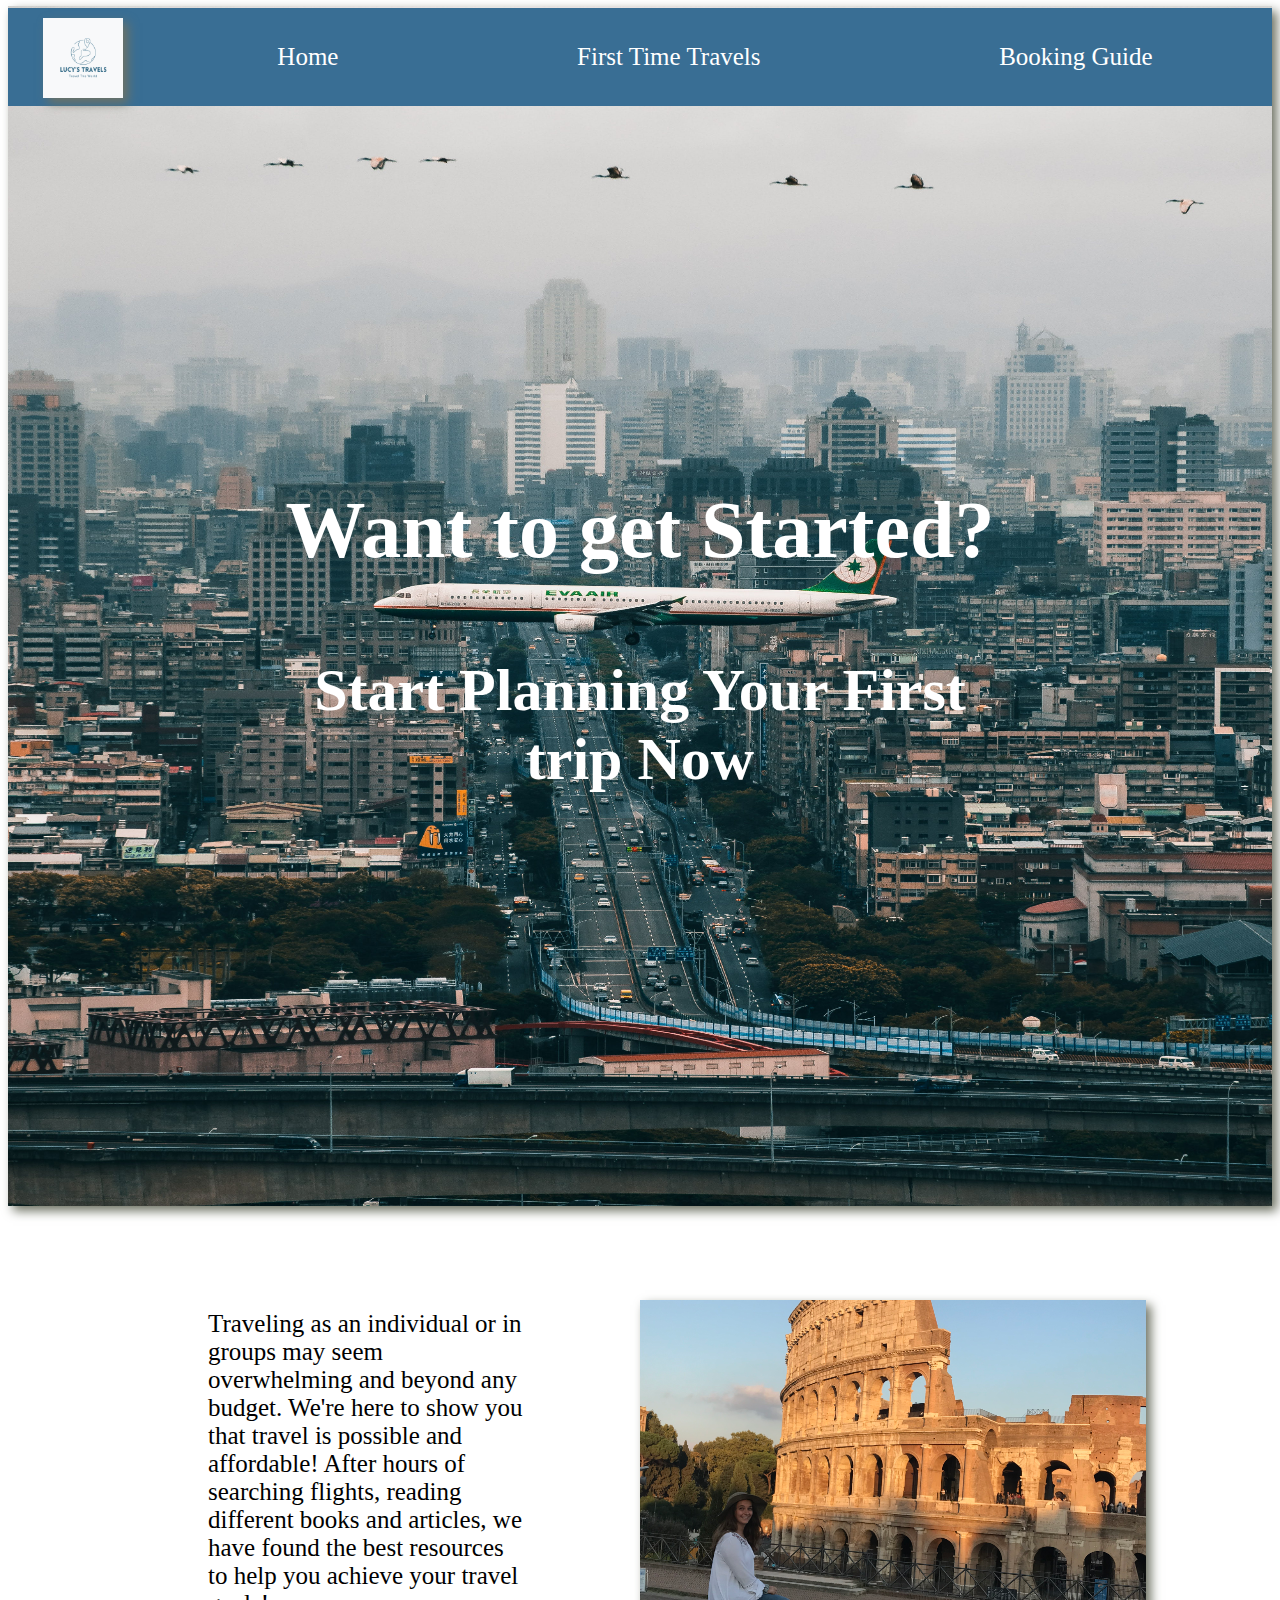
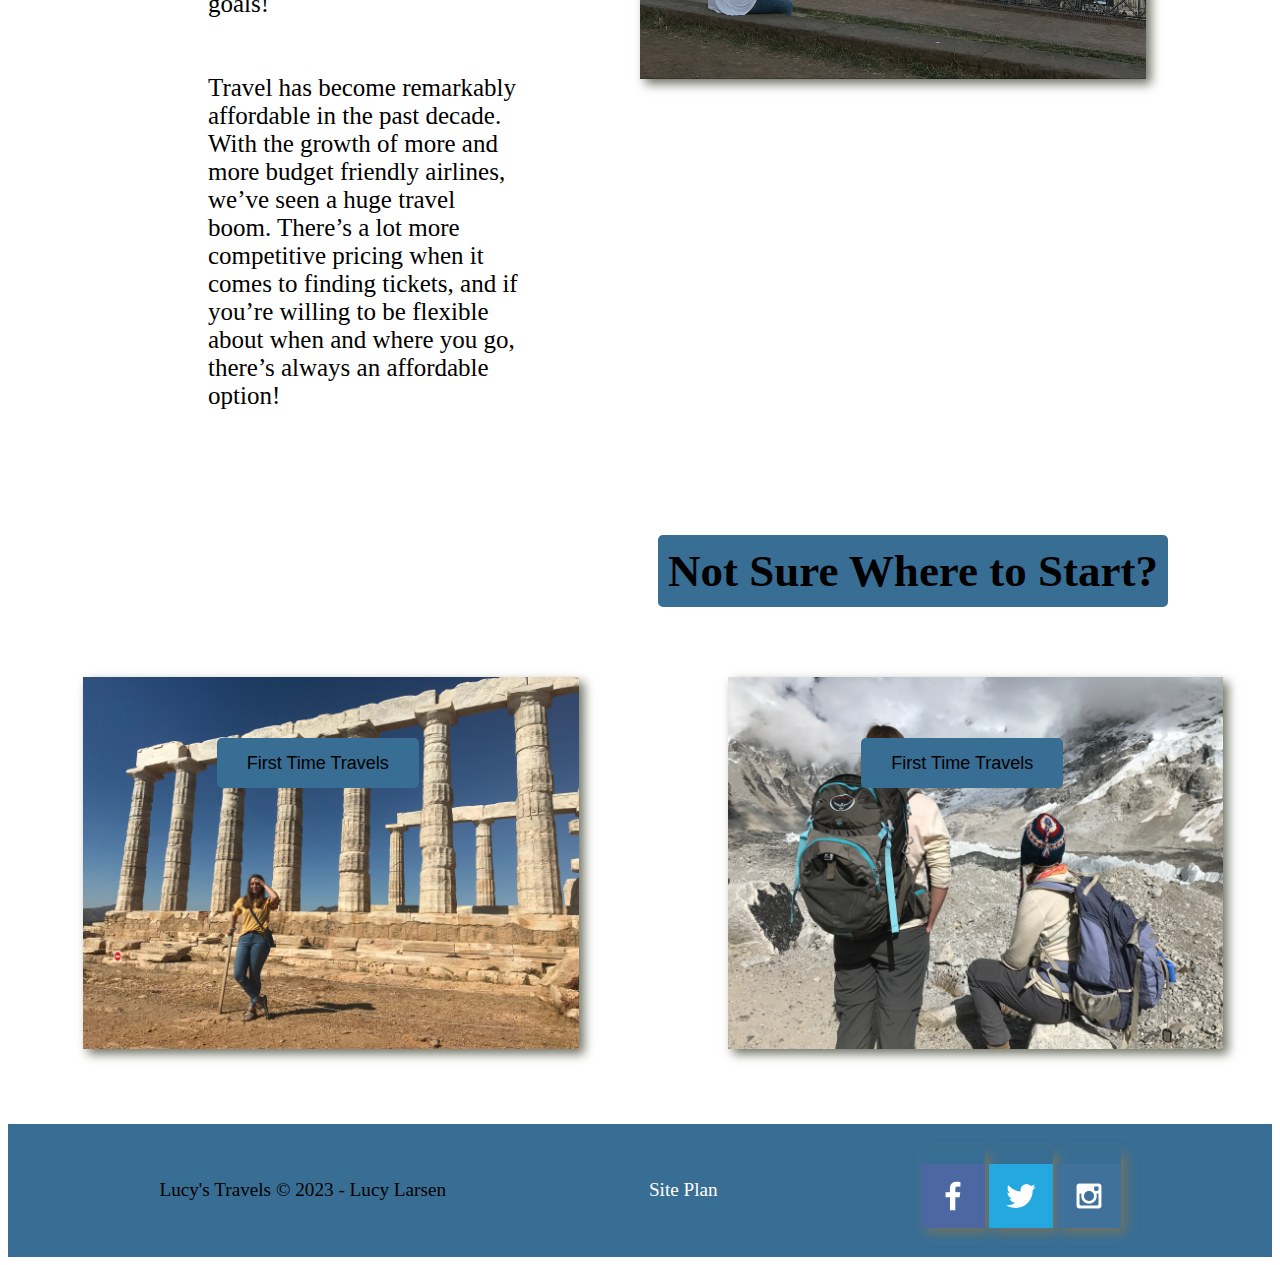
<file: lucystravels/index.html>
<!DOCTYPE html>
<html lang="en">

<head>
    <meta charset="UTF-8">
    <meta name="viewport" content="width=device-width, initial-scale=1.0">
    <link rel="stylesheet" href="styles/personal-site.css">
    <title>Personal Site Homepage</title>
</head>

<body>
    <div id="content">
        <header>
            <a id="logo_link" href="index.html">
                <img class="logo" src="images/lucyslogo.png" alt="lucyslogo">
            </a>
            <nav>
                <a href="https://lucydaniela.github.io/wdd130/lucystravels/index.html" target="_blank">Home</a>
                <a href="https://lucydaniela.github.io/wdd130/lucystravels/firsttravels.html" target="_blank">First Time
                    Travels</a>
                <a href="https://lucydaniela.github.io/wdd130/lucystravels/travelguide.html" target="_blank">Booking
                    Guide</a>
            </nav>
        </header>

        <div id="hero">
            <div id="hero-box">
                <img id="hero-img" src="images/homepageplane.jpg" alt="air plane" height="1200">
            </div>
            <section id="hero-msg">
                <h1 class="home-title">Want to get Started?</h1>
                <h4>Start Planning Your First trip Now</h4>
                <!-- <div class="button-box">
                    <a class="book" href="contactus.html">Travel Guide</a>
                </div> -->
            </section>
        </div>

        <main class="home-grid">

            <section id="promotion-image1">
                <img id="rome" src="images/colossium.jpg" alt="rome">



                <p class="info">Traveling as an individual or in groups may seem overwhelming and beyond any budget.
                    We're here
                    to show you that travel is possible and affordable! After hours of searching flights, reading
                    different books and articles, we have found the best resources to help you achieve your travel
                    goals!<br>
               
                    
                    <br><br> Travel has become remarkably affordable in the past decade. With the growth of more and more budget
                    friendly airlines, we’ve seen a huge travel boom. There’s a lot more competitive pricing when it
                    comes to finding tickets, and if you’re willing to be flexible about when and where you go, there’s
                    always an affordable option!
                </p>
                
            </section>


            <h1 class="button" href="contactus.html">Not Sure Where to Start?
    </div>

    <div id="rivers-card">
        <section class="promotion-image2">
            <img id="greece"  src="images/greece.jpg" alt="greece">
            <div class="button-box">
        
                <a class="book" href="contactus.html">First Time Travels</a>
              </div>
        </section>
        <section class="promotion-image3">
            <img id="nepal" src="images/ebc.jpg" alt="everest base camp">
            <div class="button-box">
        
                <a class="book" href="contactus.html">First Time Travels</a>
    </section>
</div>
    </main>

    <footer>
        <p> Lucy's Travels &copy; 2023 - Lucy Larsen</p>
        <p><a href="https://lucydaniela.github.io/wdd130/lucystravels/site-plan.html" target="_blank">Site Plan</a>
        </p>
        <div class="social">
            <a href="https://facebook.com" target="_blank">
                <img src="images/facebook.png" alt="fb icon">
            </a>
            <a href="https://twitter.com" target="_blank">
                <img src="images/twitter.png" alt="twitter icon">
            </a>
            <a href="https://instagram.com" target="_blank">
                <img src="images/instagram.png" alt="instagram icon">
            </a>
        </div>
    </footer>
    </div>
</body>

</html>
</file>
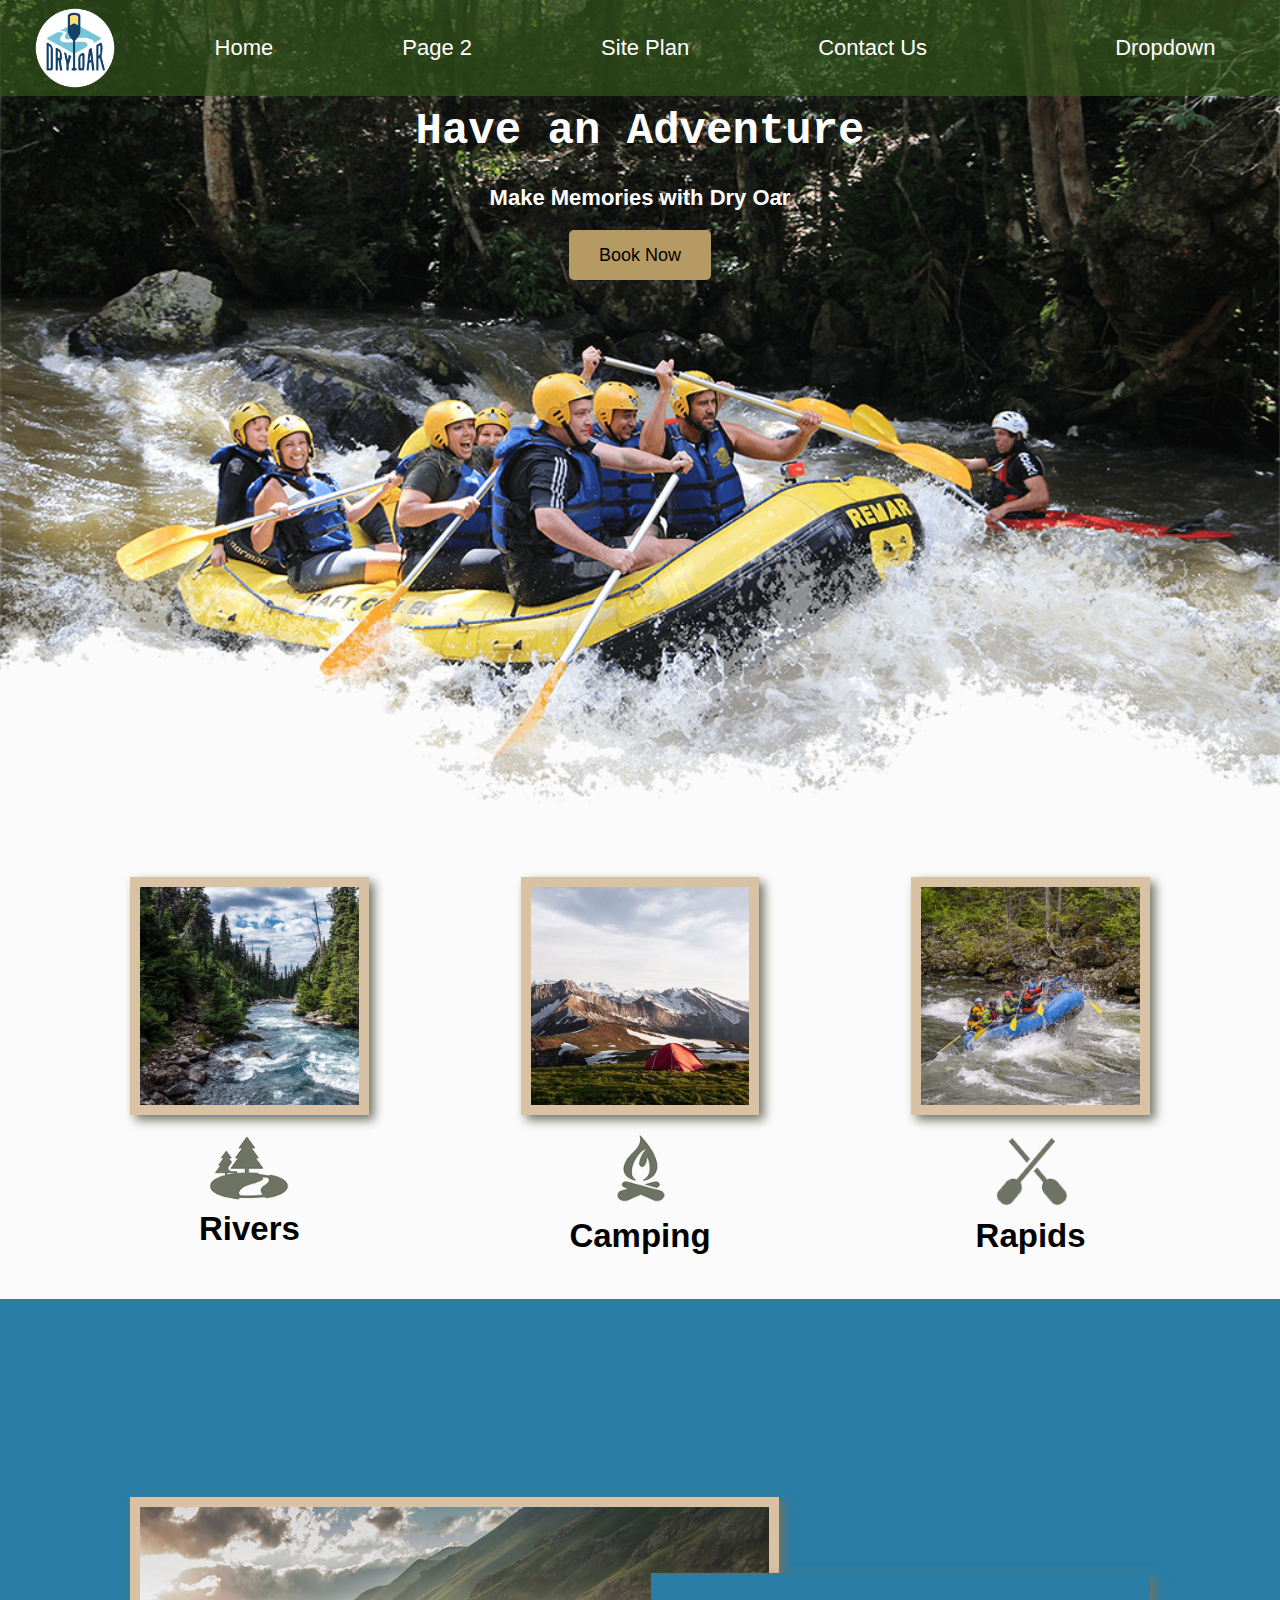
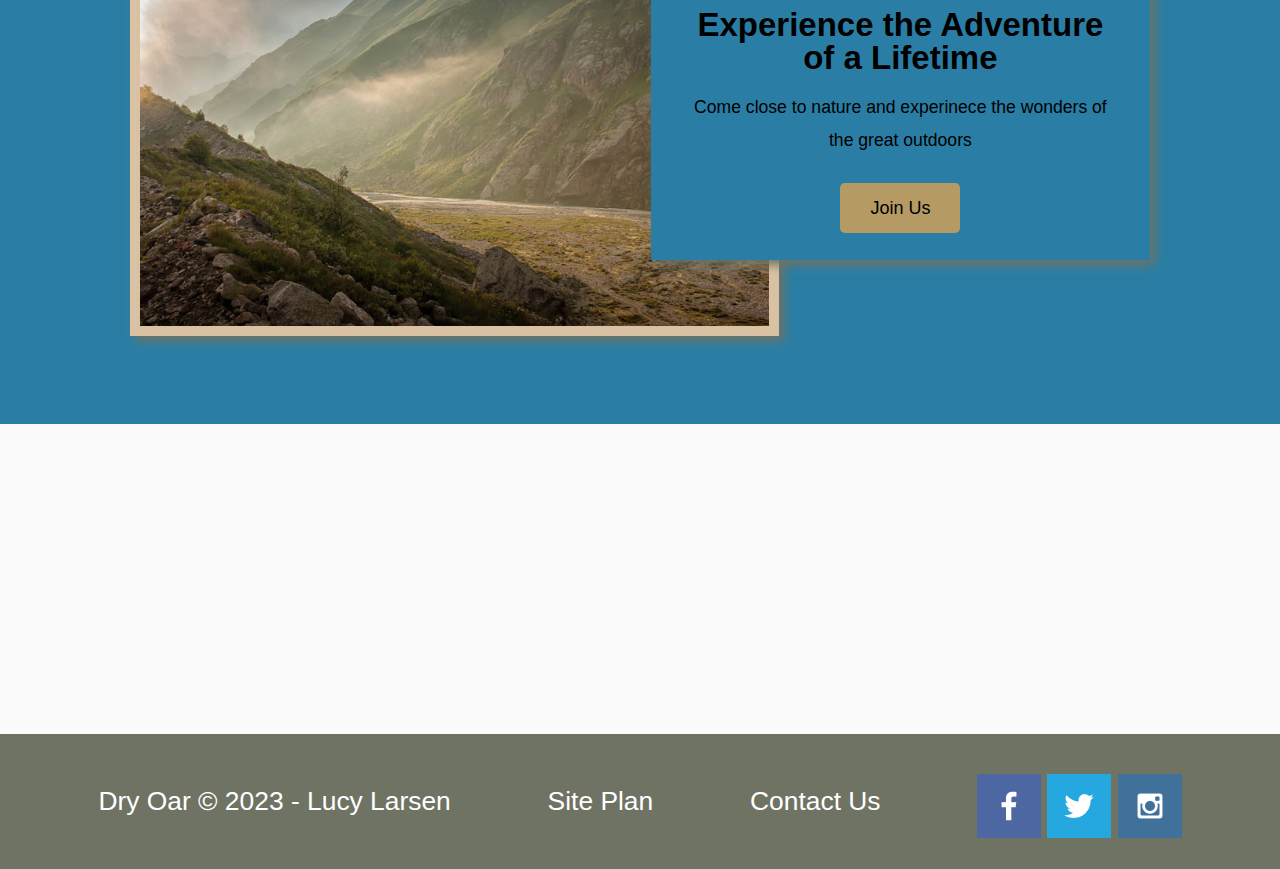
<file: wwr/index.html>
<!DOCTYPE html>
<html lang="en">

<head>
  <link rel="stylesheet" href="styles/styles.css">
  <meta charset="UTF-8">
  <meta name="viewport" content="width=device-width, initial-scale=1.0">
  <title>White Water Rafting Adventures</title>
</head>

<body>
  <div id="content">
    <header>
      <a id="logo_link" href="index.html">
        <img class="logo" src="images/logo.png" alt="Dry Oar Logo">
      </a>

      <nav>
        <a href="index.html">Home</a>
        <a href="#">Page 2</a>
        <a href="site-plan-rafting.html">Site Plan</a>
        <a href="contactus.html">Contact Us</a>
        <div class="topnav" id="myTopnav"></div>
        <div class="dropdown">
          <button class="dropbtn">Dropdown
            <i class="fa fa-caret-down"></i>
          </button>
          <div class="dropdown-content">
            <a href="#">Link 1</a>
            <a href="#">Link 2</a>
            <a href="#">Link 3</a>
          </div>
        
        </nav>
    </header>
    <div id="hero">
      <div id="hero-box">
        <img id="hero-img" src="images/hero.png" alt="People enjoying white water rafting">
      </div>
      <section id="hero-msg">
        <h1 class="home-title">Have an Adventure</h1>
        <h4>Make Memories with Dry Oar </h4>
        <div class="button-box">
          <a class="book" href="contactus.html">Book Now</a>
        </div>
      </section>
    </div>
    <main class="home-grid">
      <section class="rivers-card">
        <img class="card-img" src="images/rivers.jpg" alt="river in forest">
        <img class="icon" src="images/river_icon.png" alt="river icon">
        <h2>Rivers</h2>
      </section>
      <section class="camping-card">
        <img class="card-img" src="images/camping.jpg" alt="tent in mountains">
        <img class="icon" src="images/fire_icon.png" alt="fire icon">
        <h2>Camping</h2>
      </section>
      <section class="rapid-card">
        <img class="card-img" src="images/rapids.jpg" alt="rafting boat">
        <img class="icon" src="images/oars.png" alt="oars icon">
        <h2>Rapids</h2>
      </section>
      <div id="background"></div>
      <img class="mountains" src="images/mountains.jpg" alt="Misty Moutains">
      <!--<img src="images/wireframe.png" alt="wireframe" class="center"> -->
      <section class="msg">
        <h2>Experience the Adventure of a Lifetime</h2>
        <p>Come close to nature and experinece the wonders of the great outdoors</p>
        <a class="join" href="rivers.html">Join Us</a>


      </section>

    </main>
    <footer>
      <p> Dry Oar &copy; 2023 - Lucy Larsen</p>
      <p><a href="site-plan-rafting.html">Site Plan</a></p>
      <p><a href="contatcus.html">Contact Us</a></p>
      <div class="social">
        <a href="https://facebook.com" target="_blank">
          <img src="images/facebook.png" alt="fb icon">
        </a>
        <a href="https://twitter.com" target="_blank">
          <img src="images/twitter.png" alt="twitter icon">
        </a>
        <a href="https://instagram.com" target="_blank">
          <img src="images/instagram.png" alt="instagram icon">
        </a>



      </div>
    </footer>
  </div>
</body>

</html>
</file>
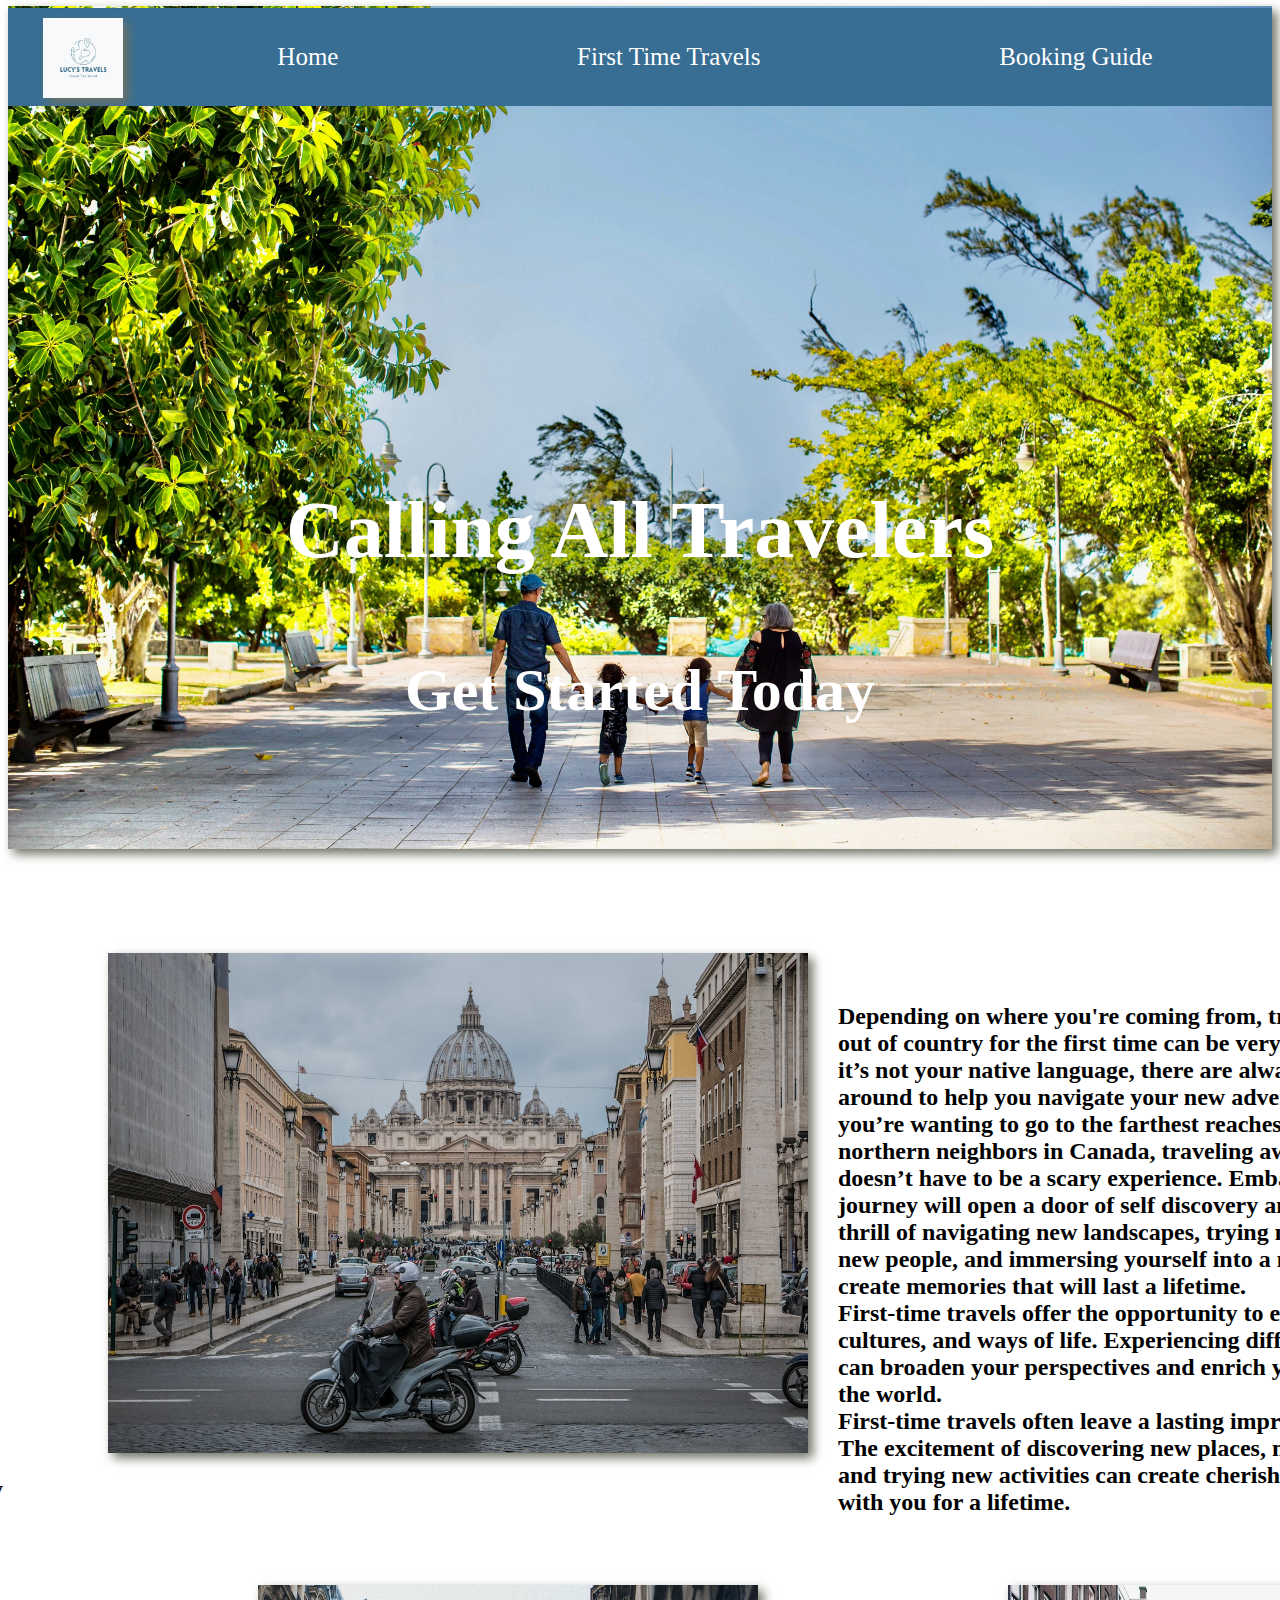
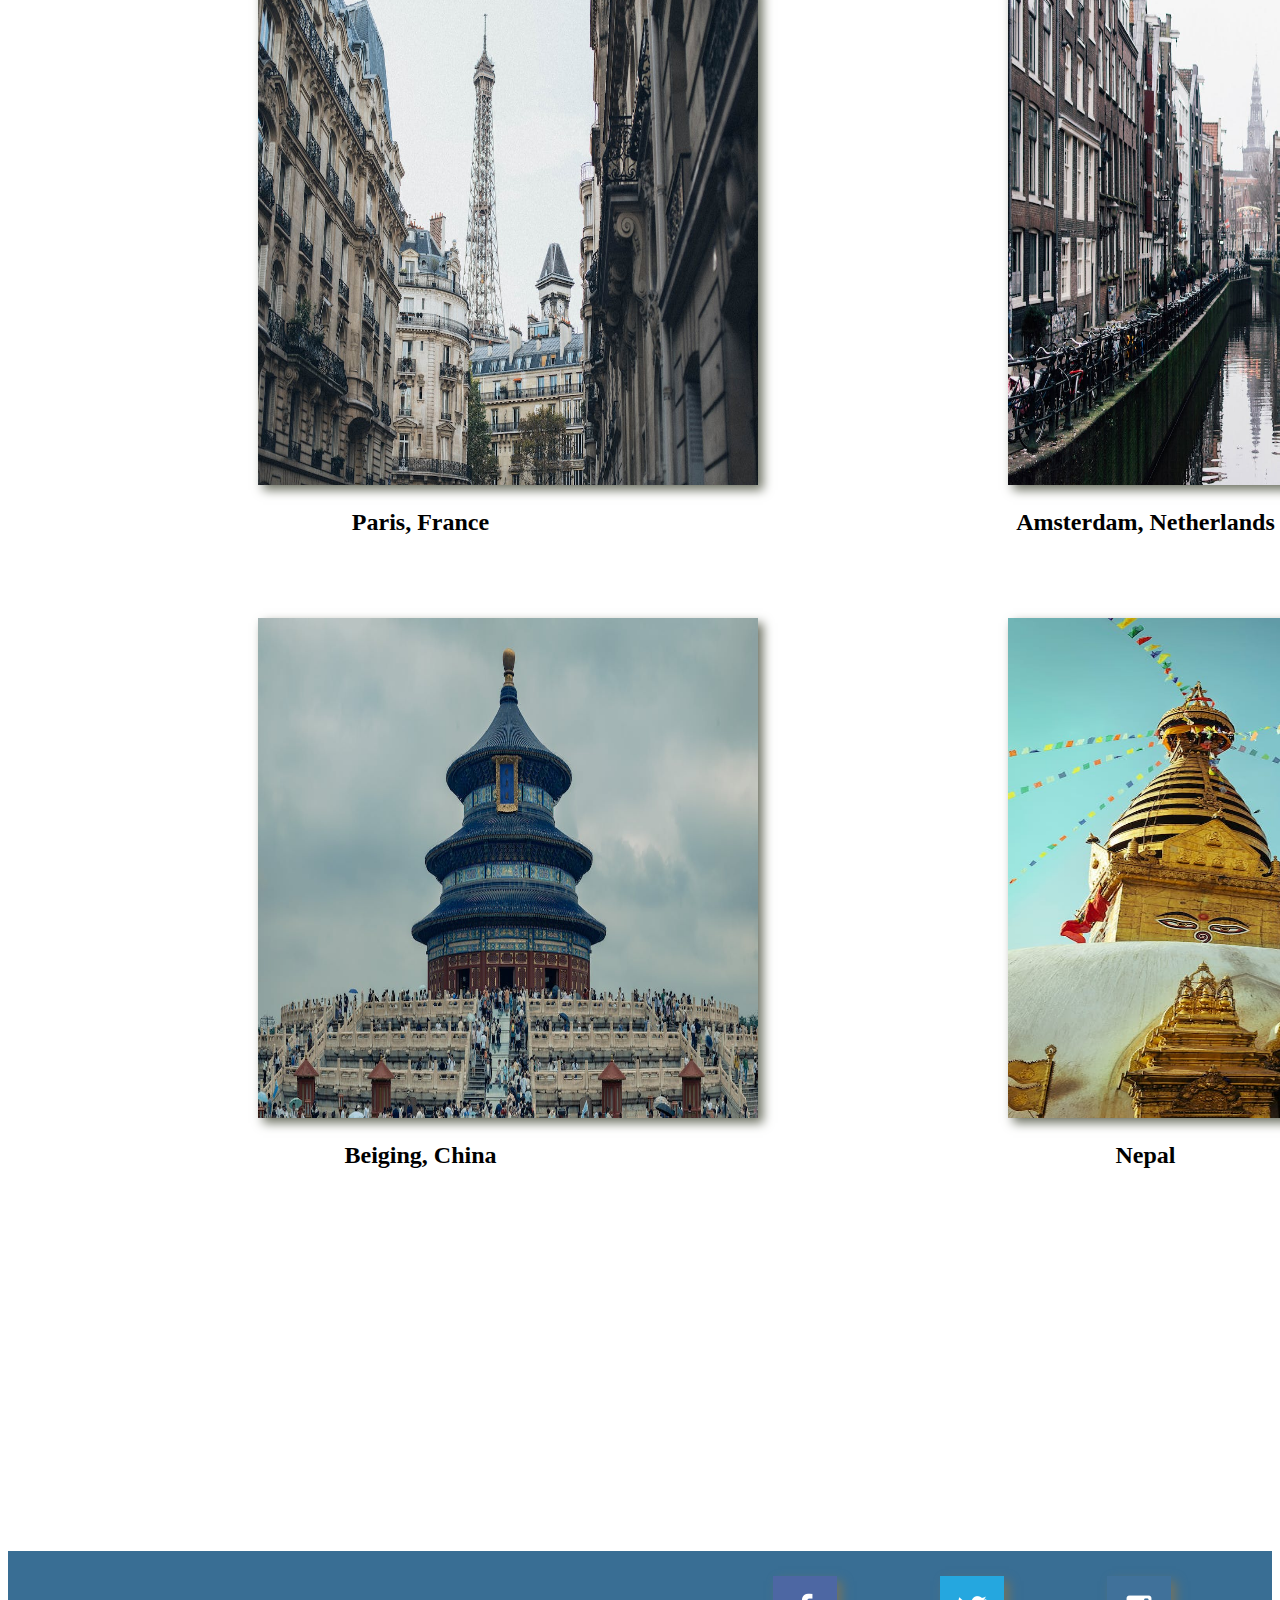
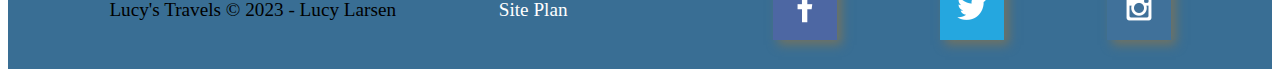
<file: lucystravels/firsttravels.html>
<!DOCTYPE html>
<html lang="en">

<head>
    <meta charset="UTF-8">
    <meta name="viewport" content="width=device-width, initial-scale=1.0">
    <link rel="stylesheet" href="styles/personal-site.css">
    <title>Personal Site Homepage</title>
</head>

<body>
    <div id="content"> </div>
    <header>
        <a id="logo_link" href="index.html">
            <img class="logo" src="images/lucyslogo.png" alt="lucyslogo">
        </a>
        <nav>
            <a href="index.html" target="_blank">Home</a>
            <a href="firsttravels.html" target="_blank">First Time
                Travels</a>
            <a href="travelguide.html" target="_blank">Booking
                Guide</a>
        </nav>
    </header>
    <div id="hero">
        <div id="hero-box">
            <img id="hero-img" src="images/familytraveling.jpg" alt="travel" heigt="1000px">
        </div>
        <section id="hero-msg">
            <h1 class="home-title">Calling All Travelers</h1>
            <h4>Get Started Today</h4>
            <div class="button-box">
            </div>
        </section>
    </div>
    <main class="travel">
        <section class="text">
            <h2>
                Depending on where you're coming from, traveling out of state or out of country for the first time can
                be
                very intimidating. Even if it’s not your native language, there are always people and signs around
                to
                help
                you navigate your new adventure.
                Whether you’re wanting to go to the farthest reaches or Asia, or to our northern neighbors in Canada,
                traveling away from home doesn’t have to be a scary experience.

                Embarking on your first journey will open a door of self discovery and exploration.
                The thrill of navigating new landscapes, trying new foods, meeting new people, and immersing yourself
                into a new culture will create memories that will last a lifetime.
                <br>
                First-time travels offer the opportunity to explore new places, cultures, and ways of life. Experiencing
                different environments can broaden your perspectives and enrich your understanding of the world.
                <br>
                First-time travels often leave a lasting imprint on your memory. The excitement of discovering new
                places, meeting new people, and trying new activities can create cherished memories that stay with you
                for a lifetime.

            </h2>
        </section>
        <section class="bike">
            <img src="images/romesquare.jpg" alt="family traveling">
            <h2>Rome, Italy</h2>
        </section>
        <section class="fountain">
            <img src="images/paris.jpg" alt="paris">
            <h2>Paris, France</h2>
        </section>
        <section class="redbrick">
            <img src="images/cityriver.jpg" alt="river">
            <h2>Amsterdam, Netherlands</h2>
        </section>
        <section class="china">
            <img src="images/buildinginchina.jpg" alt="china">
            <h2> Beiging, China</h2>
        </section>

        <section class="test">
            <img src="images/nepal2.jpg" alt="hiking">
            <h2>Nepal</h2>
        </section>

    </main>

    <body>
        <footer>
            <p> Lucy's Travels &copy; 2023 - Lucy Larsen</p>
            <p><a href="https://lucydaniela.github.io/wdd130/lucystravels/site-plan.html" target="_blank">Site
                    Plan</a>
            </p>
            <div class="social"> </div>
            <a href="https://facebook.com" target="_blank">
                <img src="images/facebook.png" alt="fb icon">
            </a>
            <a href="https://twitter.com" target="_blank">
                <img src="images/twitter.png" alt="twitter icon">
            </a>
            <a href="https://instagram.com" target="_blank">
                <img src="images/instagram.png" alt="instagram icon">
            </a>
        </footer>

    </body>

</html>
</file>
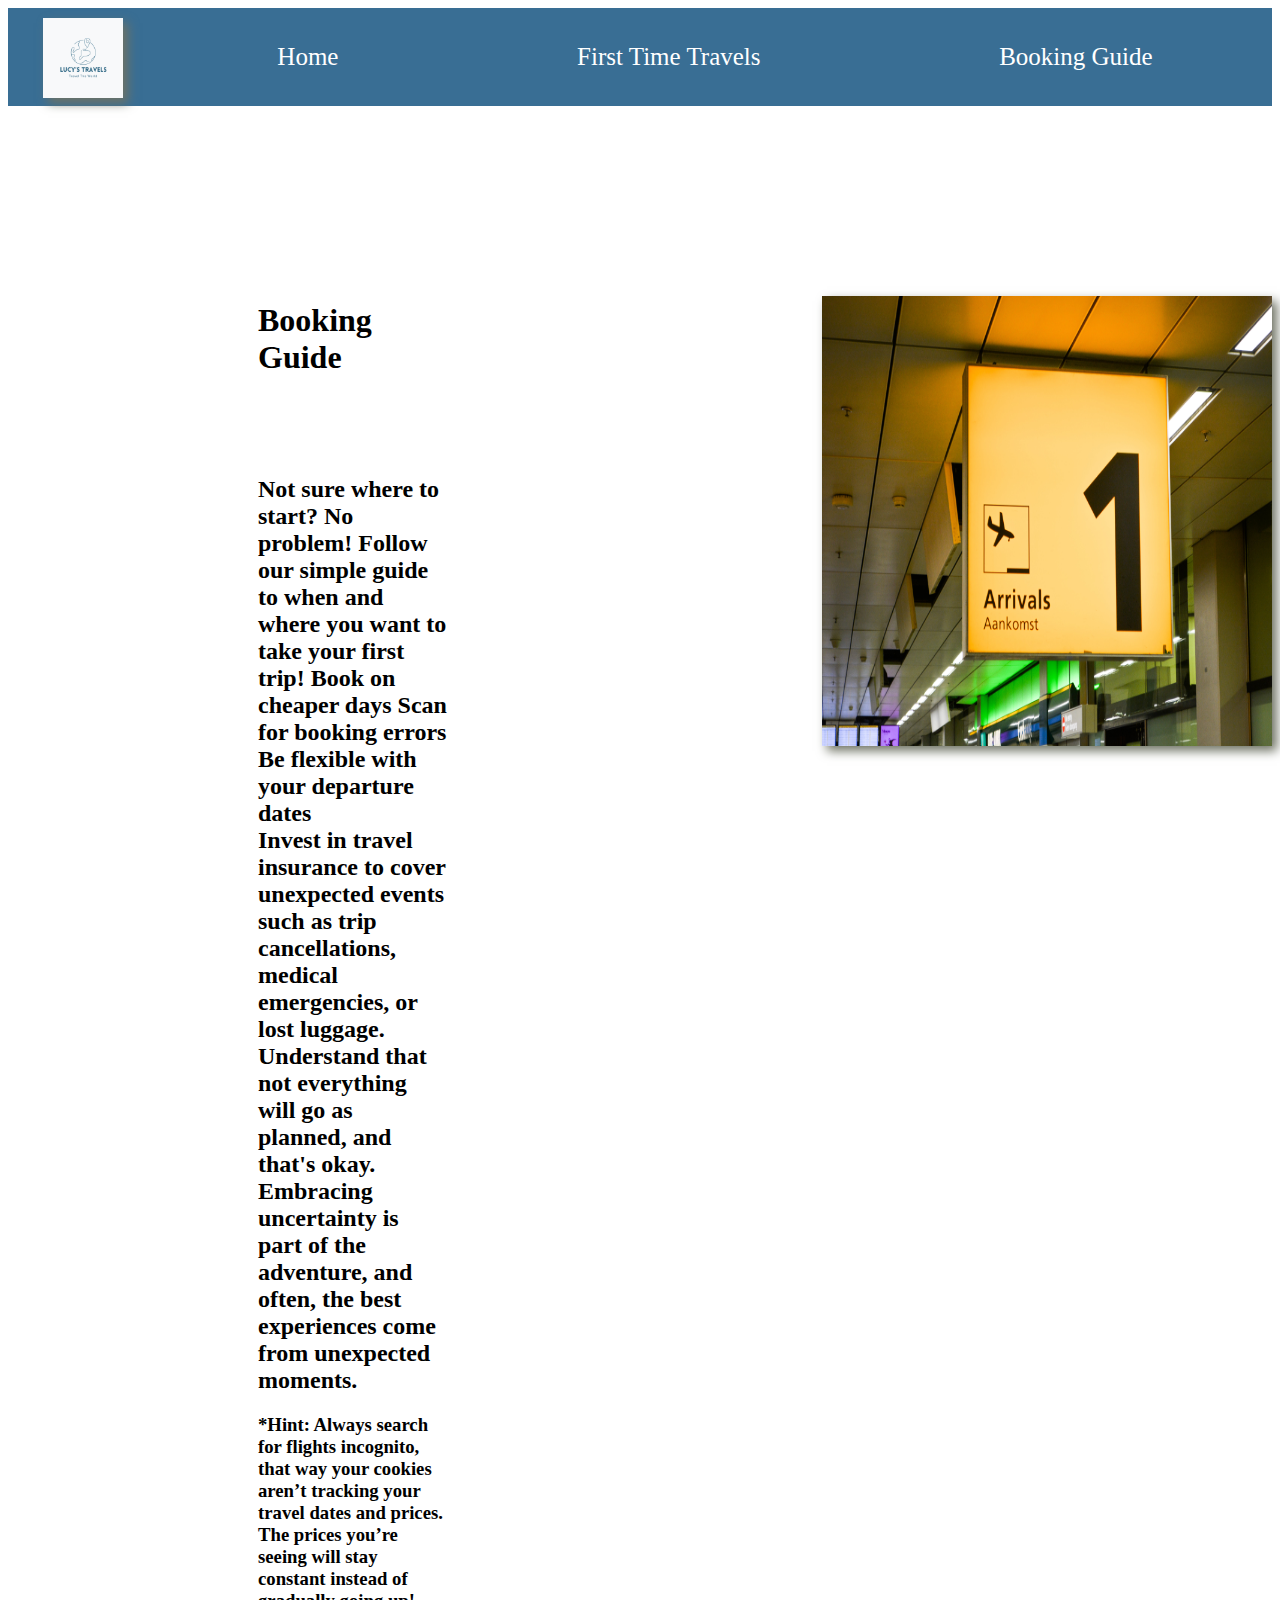
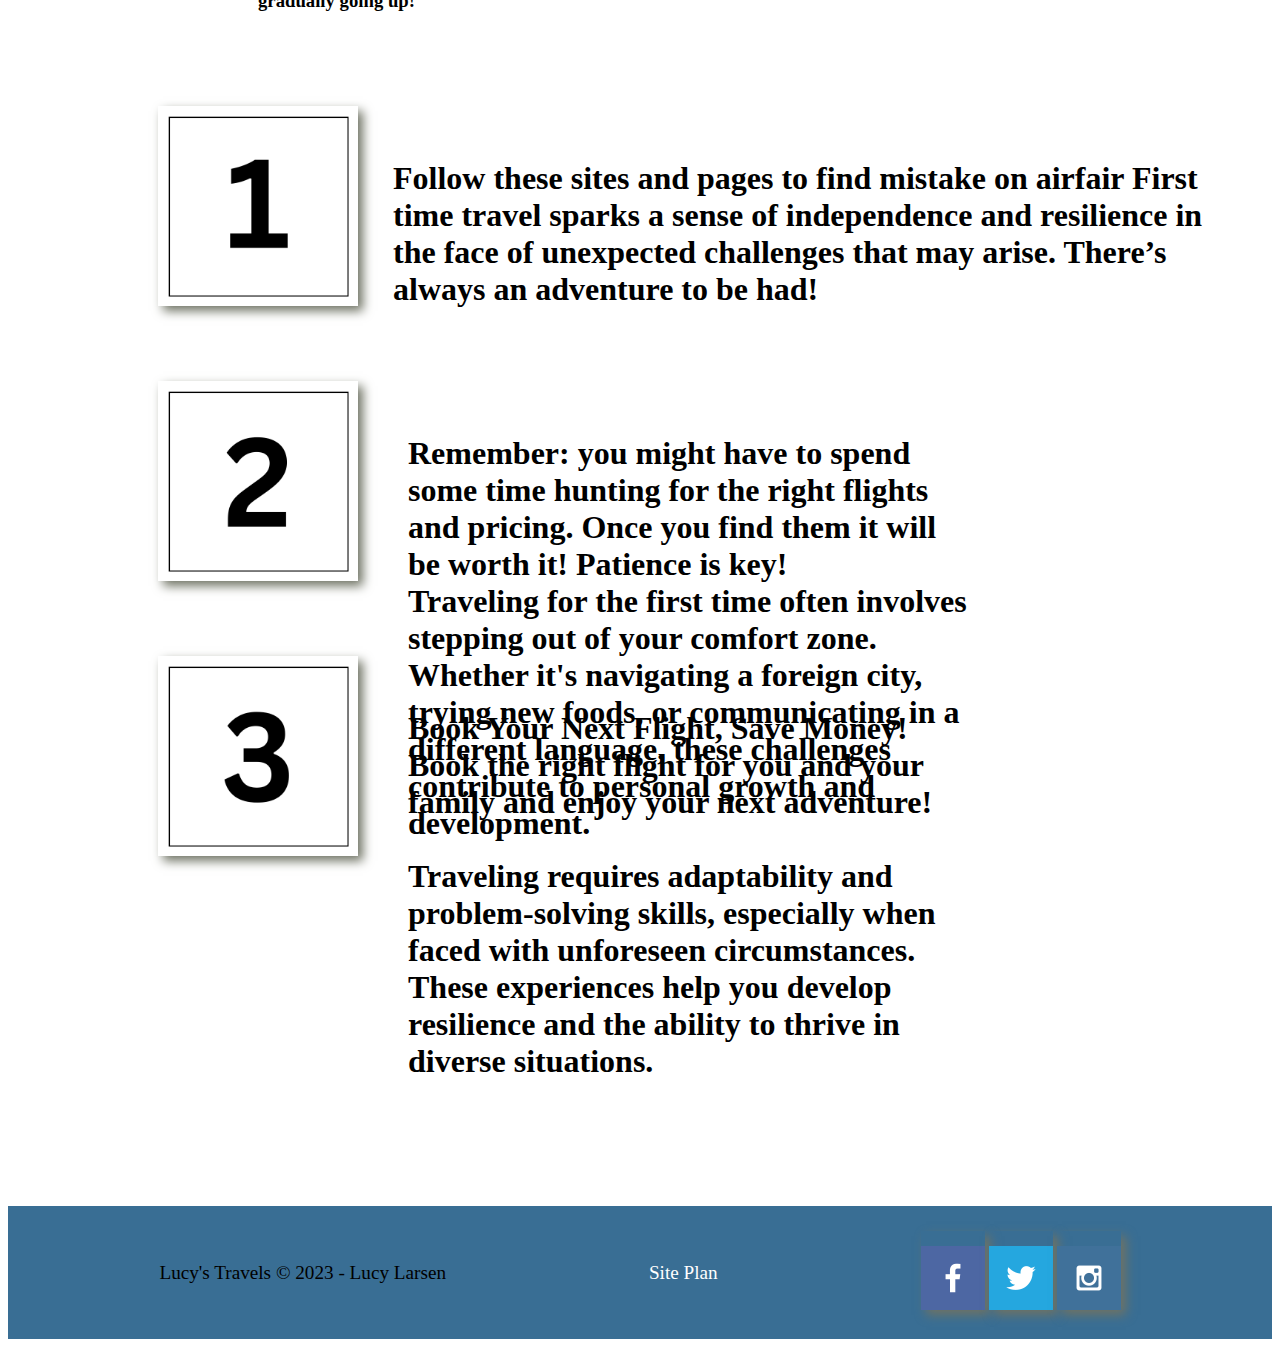
<file: lucystravels/travelguide.html>
<!DOCTYPE html>
<html lang="en">

<head>
    <meta charset="UTF-8">
    <meta name="viewport" content="width=device-width, initial-scale=1.0">
    <link rel="stylesheet" href="styles/personal-site.css">
    <title>Personal Site Homepage</title>
</head>

<body>
    <div id="content">
        <header>
            <a id="logo_link" href="index.html">
                <img class="logo" src="images/lucyslogo.png" alt="lucyslogo">
            </a>
            <nav>
                <a href="index.html" target="_blank">Home</a>
                <a href="firsttravels.html" target="_blank">First Time
                    Travels</a>
                <a href="travelguide.html" target="_blank">Booking
                    Guide</a>
            </nav>
        </header>
        <main class="home-grid1">

            <section class="section1">
                <h1>Booking Guide</h1>
                <h2>Not sure where to start? No problem! Follow our simple guide to when and where you want to take your
                    first trip! Book on cheaper days
                    Scan for booking errors
                    Be flexible with your departure dates
                    <br>
                    Invest in travel insurance to cover unexpected events such as trip cancellations, medical
                    emergencies, or lost luggage.
                    <br>
                    Understand that not everything will go as planned, and that's okay. Embracing uncertainty is part of
                    the adventure, and often, the best experiences come from unexpected moments.
                    <br>
                </h2>
                <h3>*Hint: Always search for flights incognito, that way your cookies aren’t tracking your travel dates
                    and
                    prices.
                    The prices you’re seeing will stay constant instead of gradually going up!</h3>
            </section>
            <section class="section2">
                <img src="images/bookingguide.jpg" alt="travelguide">
            </section>

            <section class="section3">
                <img src="images/square1.png" alt="beach">
                <h1>Follow these sites and pages to find mistake on airfair
                    First time travel sparks a sense of independence and resilience in the face of unexpected challenges
                    that may arise. There’s always an adventure to be had!

                </h1>
            </section>
            <section class="section4">
                <img src="images/square2.png" alt="airport" width="200" height="200">
                <h1>Remember: you might have to spend some time hunting for the right flights and pricing. Once you find
                    them it will
                    be worth it! Patience is key!
                    <br>
                    Traveling for the first time often involves stepping out of your comfort zone. Whether it's
                    navigating a foreign city, trying new foods, or communicating in a different language, these
                    challenges contribute to personal growth and development.
                </h1>
            </section>
            <section class="section5">
                <img src="images/square3.png" alt="terminal" width="200" height="200">
                <h1>Book Your Next Flight, Save Money!

                    Book the right flight for you and your family and enjoy your next
                    adventure! <br> <br>
                    Traveling requires adaptability and problem-solving skills, especially when faced with unforeseen
                    circumstances. These experiences help you develop resilience and the ability to thrive in diverse
                    situations.

                </h1>


            </section>
        </main>
        <footer>
            <p> Lucy's Travels &copy; 2023 - Lucy Larsen</p>
            <p> <a href="https://lucydaniela.github.io/wdd130/lucystravels/site-plan.html" target="_blank">Site
                    Plan</a>
            </p>
            <div class="social">
                <a href="https://facebook.com" target="_blank">
                    <img src="images/facebook.png" alt="fb icon">
                </a>
                <a href="https://twitter.com" target="_blank">
                    <img src="images/twitter.png" alt="twitter icon">
                </a>
                <a href="https://instagram.com" target="_blank">
                    <img src="images/instagram.png" alt="instagram icon">
                </a>



            </div>
        </footer>

    </div>
</body>

</html>
</file>
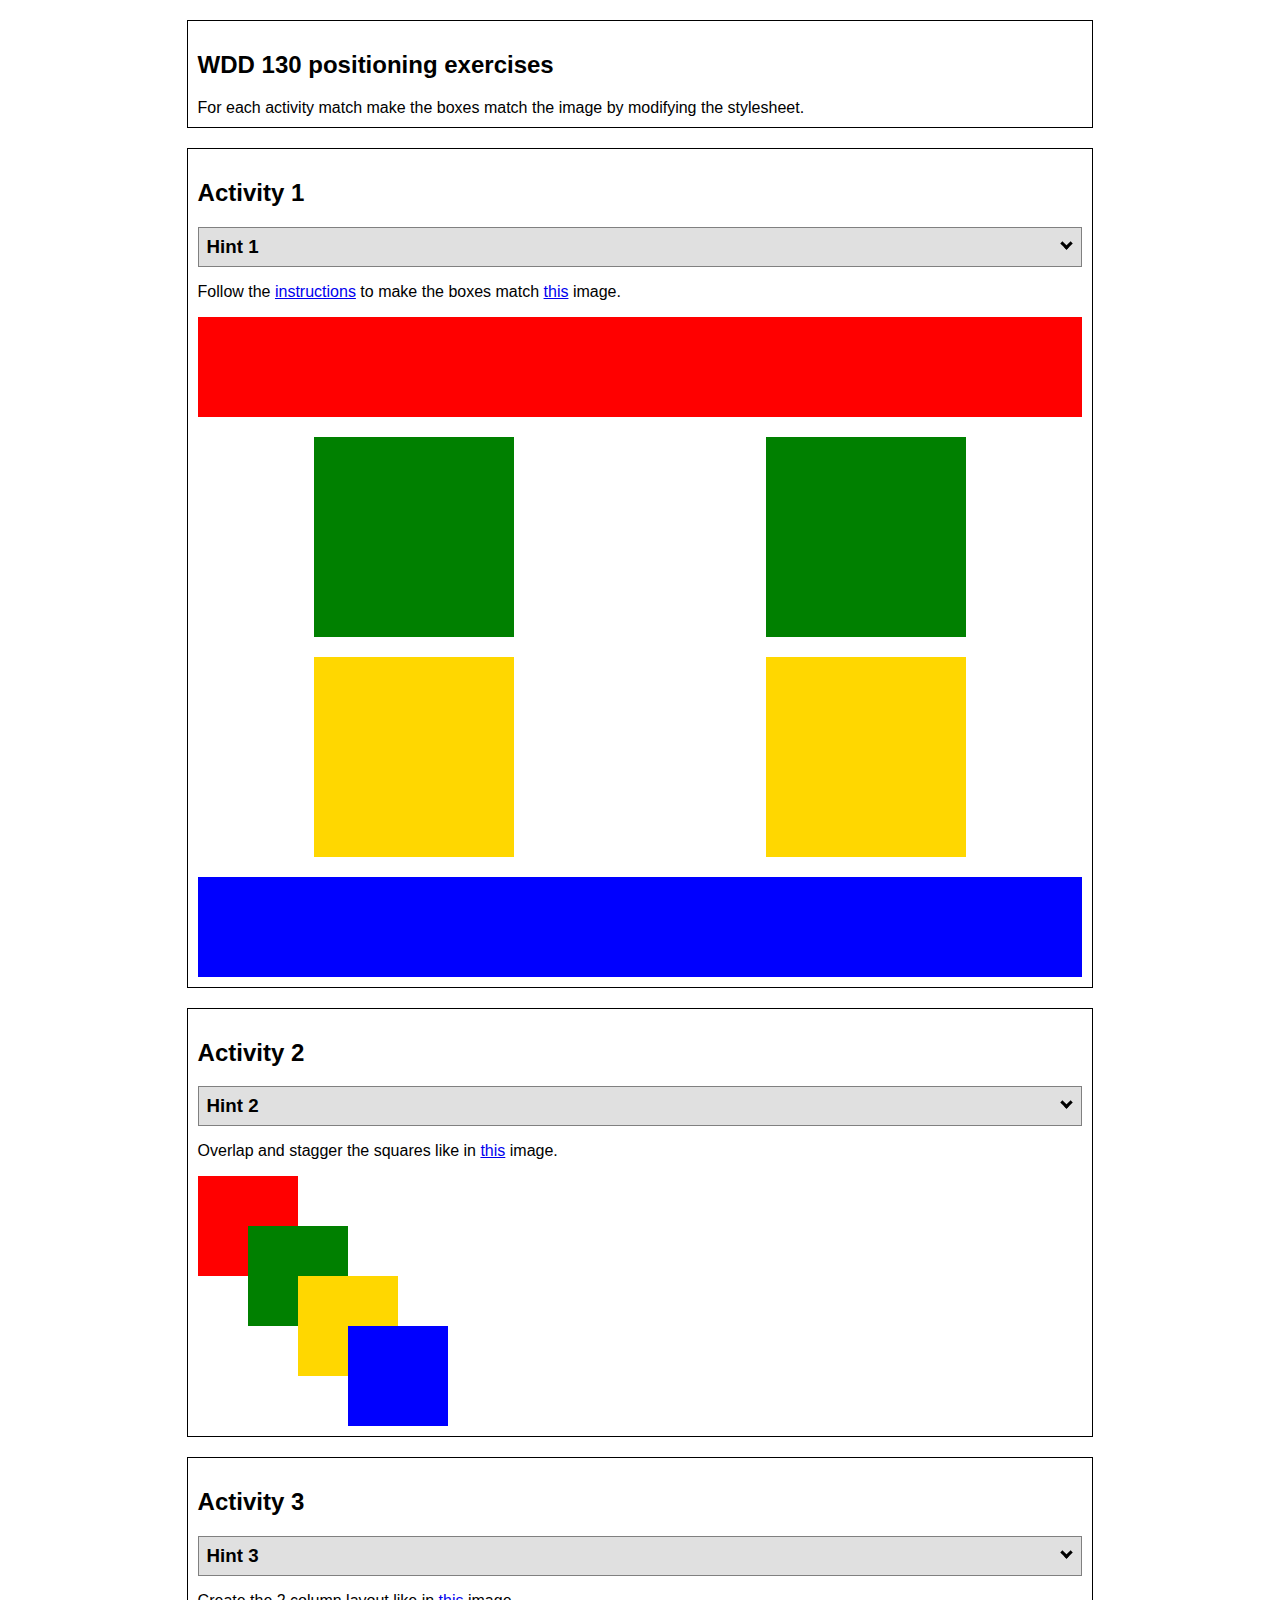
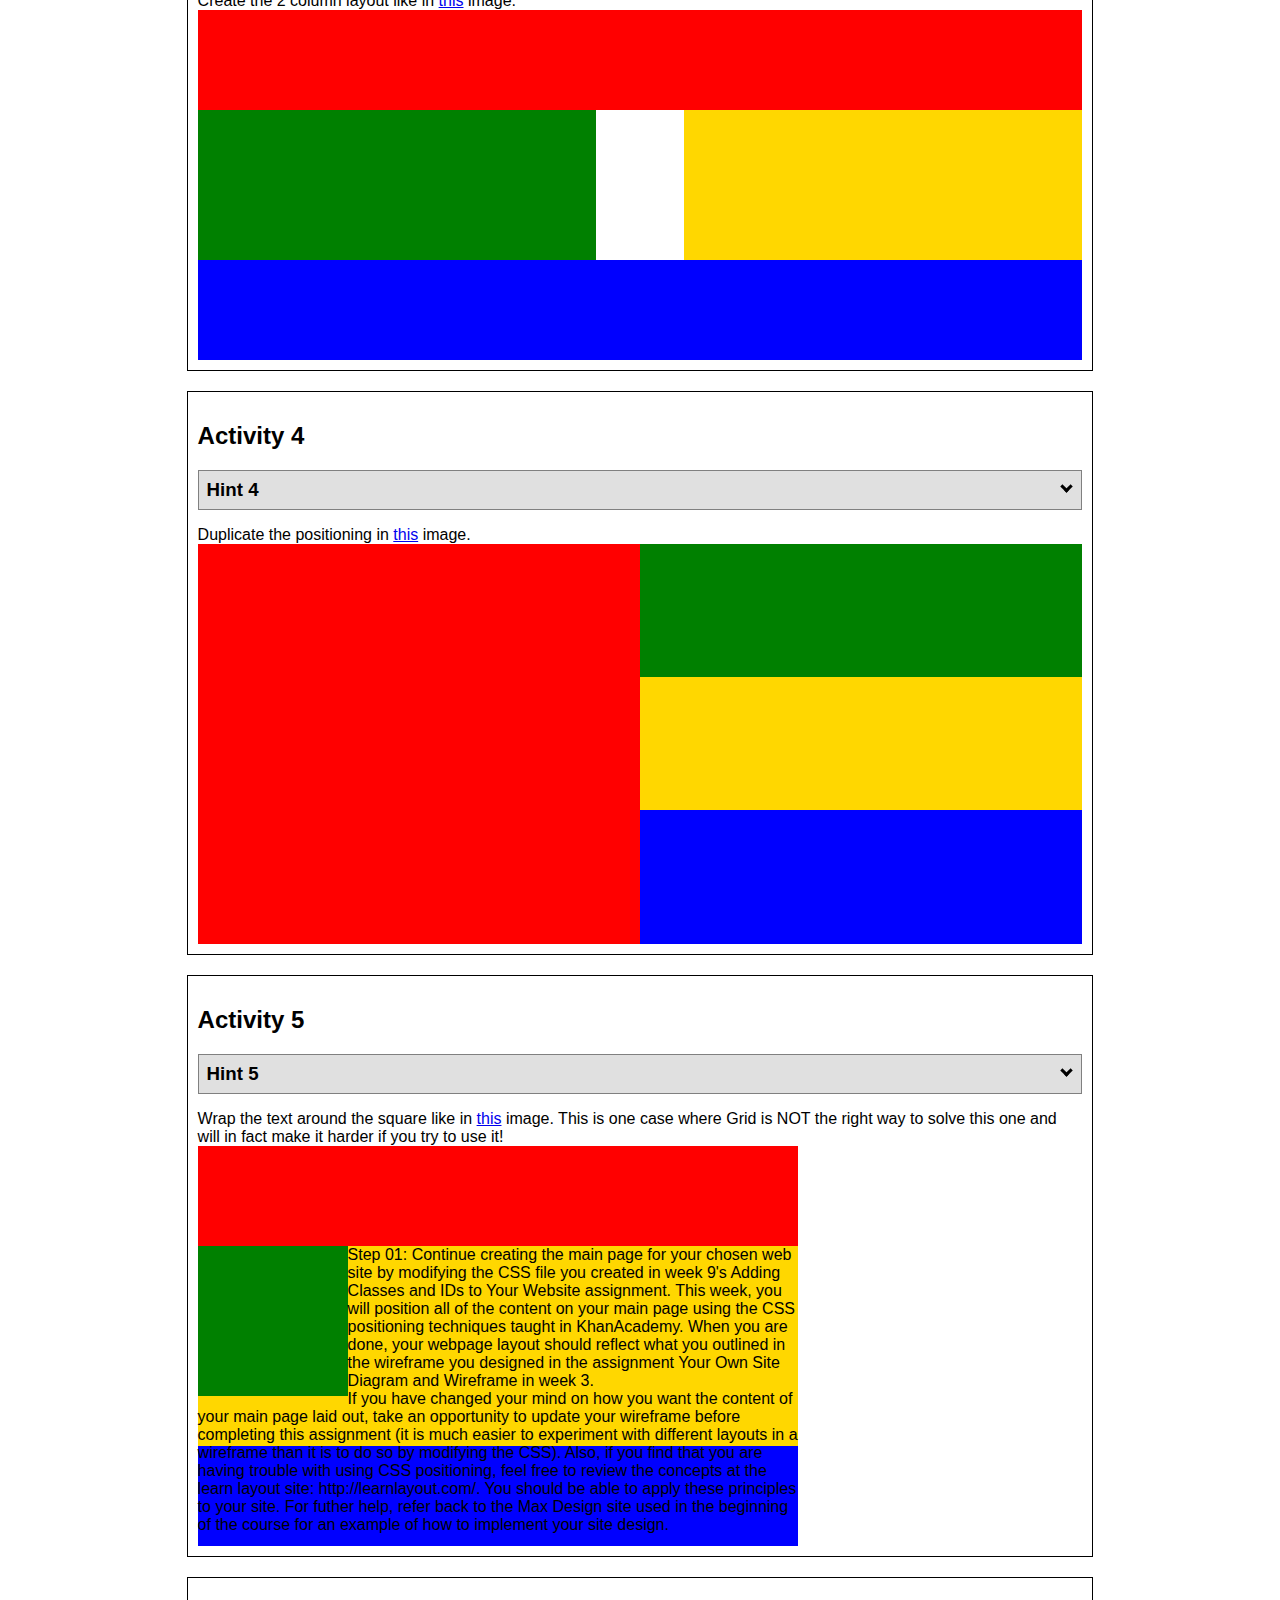
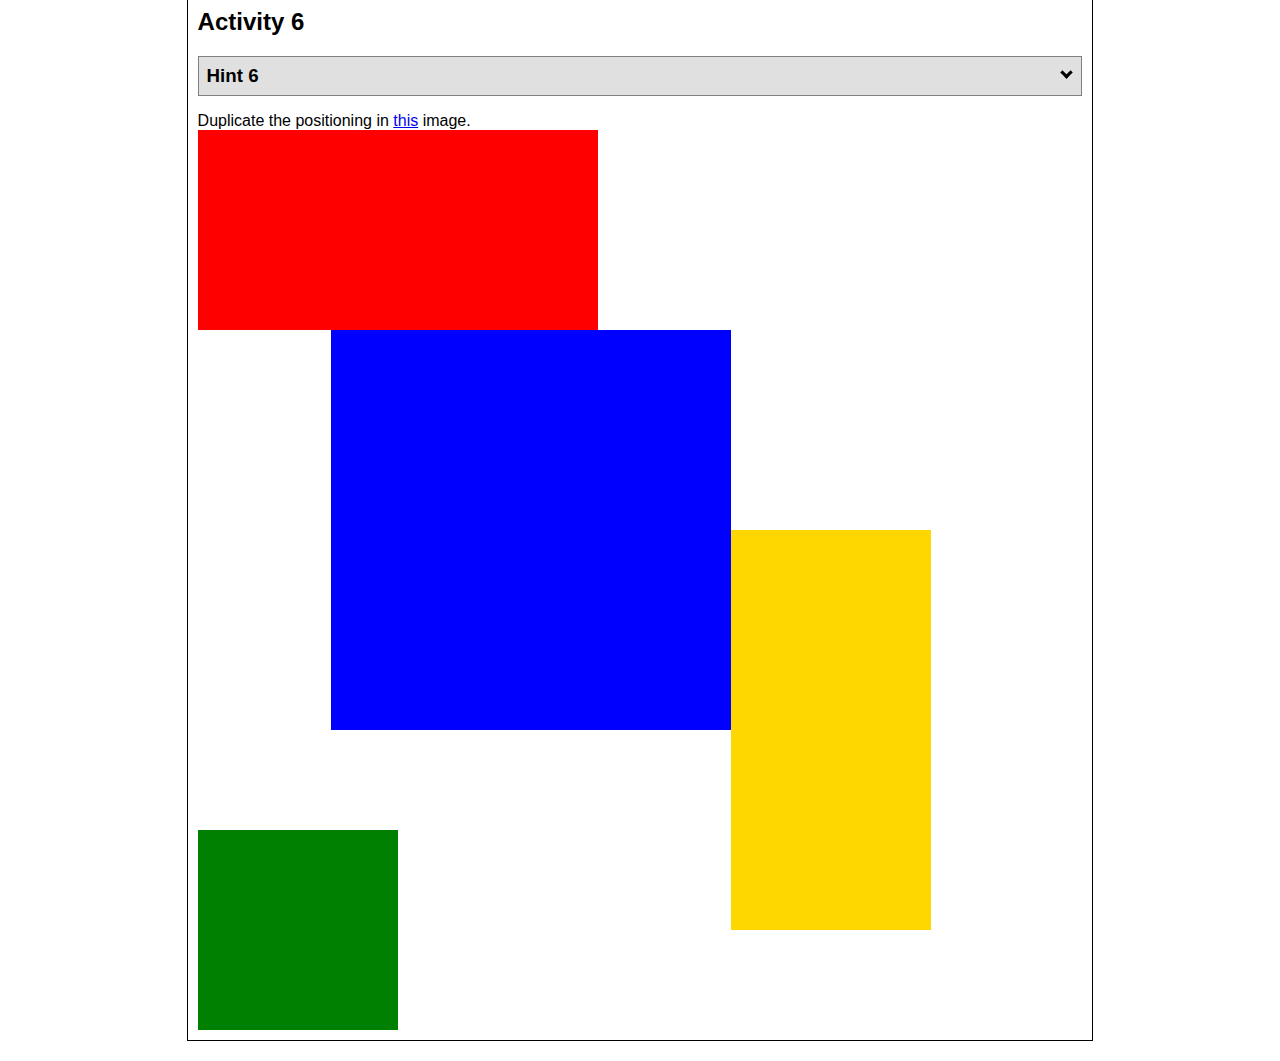
<file: positioning/positioning.html>
<!DOCTYPE html>
<html lang="en">
  <head>
    <!-- HTML - Name: positioning.html -->
    <title>Positioning Activity</title>
    <link rel="stylesheet" type="text/css" href="positionstyles.css" />
  </head>
  <body>
    <div class="activity">
      <h2>WDD 130 positioning exercises</h2>
      For each activity match make the boxes match the image by modifying the stylesheet.</div>
    <div class="activity">
      <h2>Activity 1</h2>
      <section class="hint"><input type="checkbox" ><i></i> <h3>Hint 1</h3><div><p>Check out the <a href="https://byui-wdd.github.io/wdd130/activities/w06-css-positioning.html" target="_blank">activity instructions</a> in Ilearn!</p></div></section>
      <p>Follow the <a href="https://byui-wdd.github.io/wdd130/activities/w06-css-positioning.html" target="_blank">instructions</a> to make the boxes match  <a href="https://byui-wdd.github.io/wdd130/images/example1.png" target="_blank">this</a> image.</p>
      <div class="content1" >
        <div class="red1" ></div>
        <div class="green1" ></div>
        <div class="green1" ></div>
        <div class="yellow1"></div>
        <div class="yellow1"></div>
        <div class="blue1"></div>
      </div>
    </div>
    <div class="activity">
      <h2>Activity 2</h2>
      <section class="hint"><input type="checkbox" > <h3>Hint 2</h3><i></i><div>
      <ul>
      <li>grid-template-columns: 50px 50px 50px 50px 50px </li></ul></div></section>
      <p>Overlap and stagger the squares like in <a href="https://byui-wdd.github.io/wdd130/images/example2.png" target="_blank">this</a> image.</p>
      <div class="content2" >
        <div class="red2" ></div>
        <div class="green2" ></div>
        <div class="yellow2"></div>
        <div class="blue2"></div>
      </div>
    </div>
    <div class="activity">
      <h2>Activity 3</h2>
      <section class="hint"><input type="checkbox" > <h3>Hint 3</h3><i></i><div><p>This one is going to be best solved with CSS Grid. Remember to make the boxes the right width first...then start moving them around. </p><h4>Properties used:</h4><ul><li>display:grid;</li><li>grid-template-columns:</li><li>grid-column-gap:</li>
        <li>grid-column:</li>  </ul></div></section>
      Create the 2 column layout like in <a href="https://byui-wdd.github.io/wdd130/images/example3.png" target="_blank">this</a>  image.
      <div class="content3" >
        <div class="red3" ></div>
        <div class="green3" ></div>
        <div class="yellow3"></div>
        <div class="blue3"></div>
      </div>
    </div>
    <div class="activity">
      <h2>Activity 4</h2>
      <section class="hint"><input type="checkbox" > <h3>Hint 4</h3><i></i><div><p>For the others we have been primarily concerned with width. For this one you will need to adjust height as well. </p><h4>Properties used:</h4><ul><li>display:grid;</li><li>grid-template-columns:</li><li>grid-row:</li></ul></div></section>
      Duplicate the positioning in <a href="https://byui-wdd.github.io/wdd130/images/example4.png" target="_blank">this</a> image. 
      <div class="content4" >
        <div class="red4" ></div>
        <div class="green4" ></div>
        <div class="yellow4"></div>
        <div class="blue4"></div>
      </div>
    </div>

    <div class="activity">
      <h2>Activity 5</h2>
      <section class="hint"><input type="checkbox" > <h3>Hint 5</h3><i></i><div><p>Grid is <strong>not</strong> the right way to do this.  In fact there is only one way to really do that...and that is with float. Remember that we float the thing we want the text to wrap around.  Also remember to start by making all the shapes the right size and shape.</p><h4>Properties used:</h4><ul><li>float: left;</li></ul></div></section>
      Wrap the text around the square like in <a href="https://byui-wdd.github.io/wdd130/images/example5.png" target="_blank">this</a> image. This is one case where Grid is NOT the right way to solve this one and will in fact make it harder if you try to use it!
      <div class="content5" >
        <div class="red5" ></div>
        <div class="green5" ></div>
        <div class="yellow5">Step 01: Continue creating the main page for your chosen web site by modifying the CSS file you created in week 9's Adding Classes and IDs to Your Website assignment. This week, you will position all of the content on your main page using the CSS positioning techniques taught in KhanAcademy. When you are done, your webpage layout should reflect what you outlined in the wireframe you designed in the assignment Your Own Site Diagram and Wireframe in week 3. <br />
          If you have changed your mind on how you want the content of your main page laid out, take an opportunity to update your wireframe before completing this assignment (it is much easier to experiment with different layouts in a wireframe than it is to do so by modifying the CSS). Also, if you find that you are having trouble with using CSS positioning, feel free to review the concepts at the learn layout site: http://learnlayout.com/. You should be able to apply these principles to your site. For futher help, refer back to the Max Design site used in the beginning of the course for an example of how to implement your site design.</div>
        <div class="blue5"></div>
      </div>
    </div>
    <div class="activity">
      <h2>Activity 6</h2>
      <section class="hint"><input type="checkbox" > <h3>Hint 6</h3><i></i><div><p>This one is all about visualizing the grid behind the layout. If you are having a hard time doing that first: all the sizes are even multiples of 100, and second here is another example with the lines drawn: <a href="https://byui-wdd.github.io/wdd130/images/example6-hint.png" target="_blank">example 6 with lines</a>. For this one you will find it easiest if you use px for the column width. You can also use <kbd>z-index</kbd> to control the element layering.    </p><h4>Properties used:</h4><ul><li>display:grid;</li><li>grid-template-columns:</li><li>grid-column:</li><li>grid-row:</li><li><a href="https://www.w3schools.com/cssref/pr_pos_z-index.asp" target="_blank">z-index:</a></li></ul></div></section>
      Duplicate the positioning in <a href="https://byui-wdd.github.io/wdd130/images/example6.png" target="_blank">this</a> image.
      <div class="content6" >
        <div class="red6" ></div>
        <div class="green6" ></div>
        <div class="yellow6"></div>
        <div class="blue6"></div>
      </div>
    </div>
  </body>
</html>
</file>
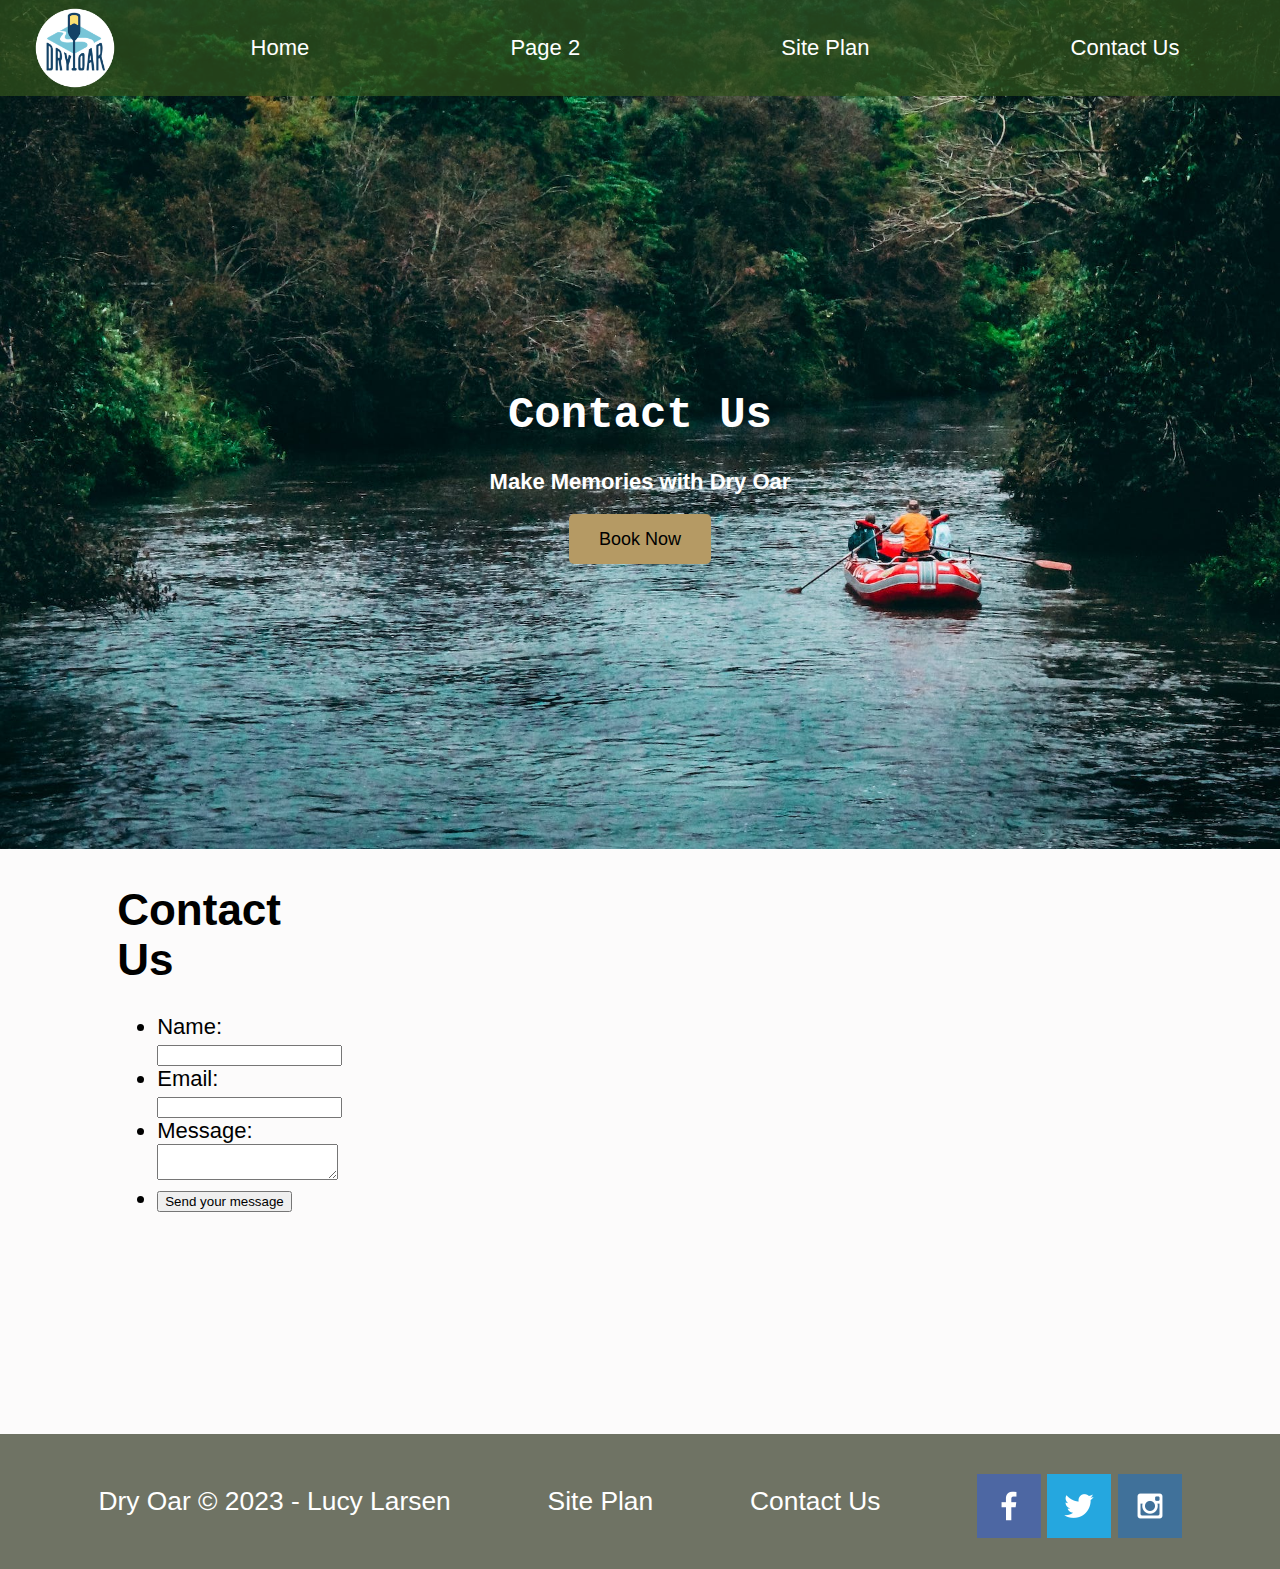
<file: wwr/contactus.html>
<!DOCTYPE html>
<html lang="en">

<head>
  <link rel="stylesheet" href="styles/sub-page-styles.css">
  <meta charset="UTF-8">
  <meta name="viewport" content="width=device-width, initial-scale=1.0">
  <title>Sub Page #1</title>
</head>

<body>
  <div id="content">
    <header>
      <a id="logo_link" href="index.html">
        <img class="logo" src="images/logo.png" alt="Dry Oar Logo">
      </a>
      <nav>
        <a href="index.html">Home</a>
        <a href="#">Page 2</a>
        <a href="site-plan-rafting.html">Site Plan</a>
        <a href="contactus.html">Contact Us</a>
      </nav>
    </header>
    <div id="hero">
      <div id="hero-box">
        <img id="hero-img" src="images/subpageheader.jpg" alt="People enjoying white water rafting">
      </div>
      <section id="hero-msg">
        <h1 class="home-title">Contact Us</h1>
        <h4>Make Memories with Dry Oar </h4>
        <div class="button-box">
          <a class="book" href="contactus.html">Book Now</a>
        </div>
      </section>
    </div>
    <main class="home-grid">
        <div id="feedback"></div>
        <form action="/my-handling-form-page" method="post"> <h1>Contact Us</h1> 
            <ul>
                <li>
                  <label for="name">Name:</label>
                  <input type="Contact Us" id="name" name="user_name" />
                </li>
                <li>
                  <label for="mail">Email:</label>
                  <input type="email" id="mail" name="user_email" />
                </li>
                <li>
                  <label for="msg">Message:</label>
                  <textarea id="msg" name="user_message"></textarea>
                </li>
                <li class="button">
                    <button type="submit">Send your message</button>
                  </li>                  
              </ul>
        </form>  
    </main>
    <footer>
      <p> Dry Oar &copy; 2023 - Lucy Larsen</p>
      <p><a href="site-plan-rafting.html">Site Plan</a></p>
      <p><a href="contatcus.html">Contact Us</a></p>
      <div class="social">
        <a href="https://facebook.com" target="_blank">
          <img src="images/facebook.png" alt="fb icon">
        </a>
        <a href="https://twitter.com" target="_blank">
          <img src="images/twitter.png" alt="twitter icon">
        </a>
        <a href="https://instagram.com" target="_blank">
          <img src="images/instagram.png" alt="instagram icon">
        </a>
      </div>
    </footer>
  </div>
  <script>
    // get the feedback div element so we can do something with it.
    const feedbackElement = document.getElementById('feedback');
    // get the form so we can read what was entered in it.
    const formElement = document.forms[0];
    // add a 'listener' to wait for a submission of our form. When that happens run the code below.
    formElement.addEventListener('submit', function(e) {
        // stop the form from doing the default action.
        e.preventDefault();
        // set the contents of our feedback element to a message letting the user know the form was submitted successfully. Notice that we pull the name that was entered in the form to personalize the message!
        feedbackElement.innerHTML = 'Hello '+ formElement.user_name.value +'! Thank you for your message. We will get back with you as soon as possible!';
        // make the feedback element visible.
        feedbackElement.style.display = "block";
        // add a class to move everything down so our message doesn't cover it.
        document.body.classList.toggle('moveDown');
    });
</script>
</body>
</html>
</file>
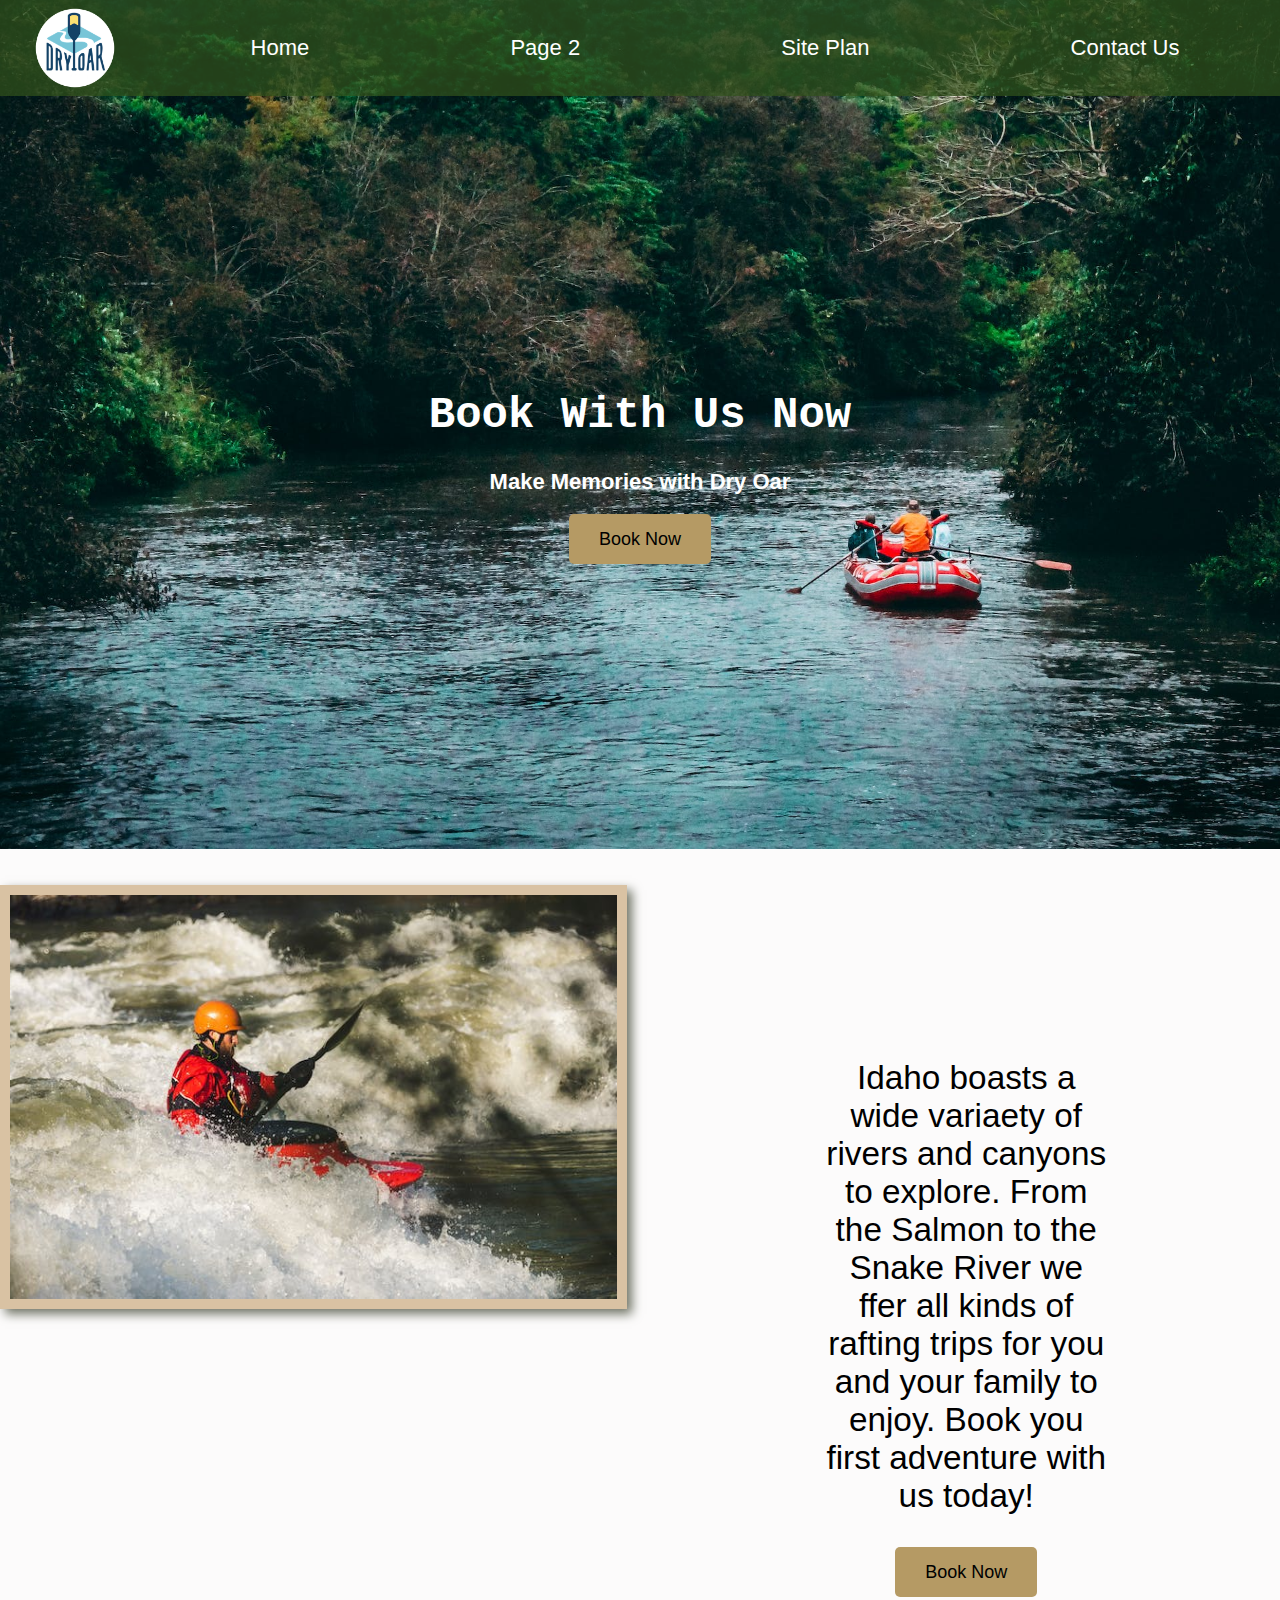
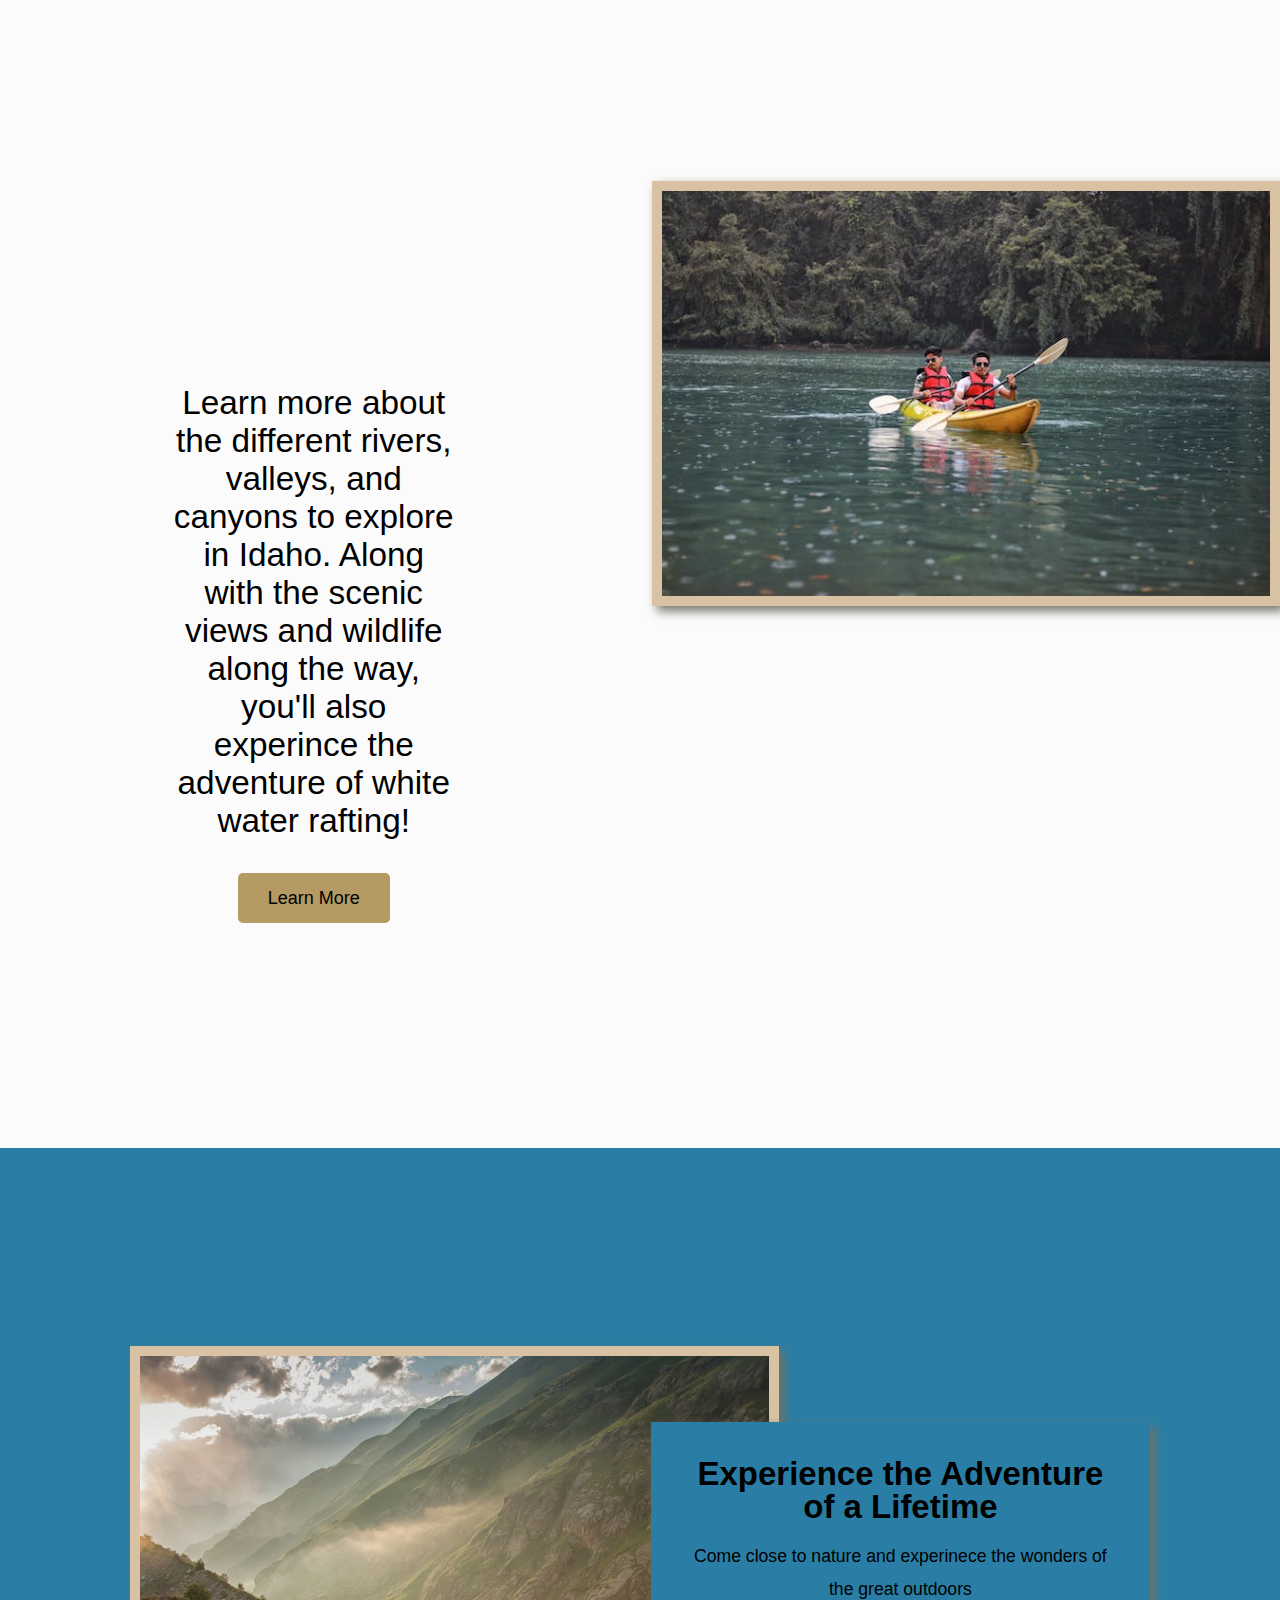
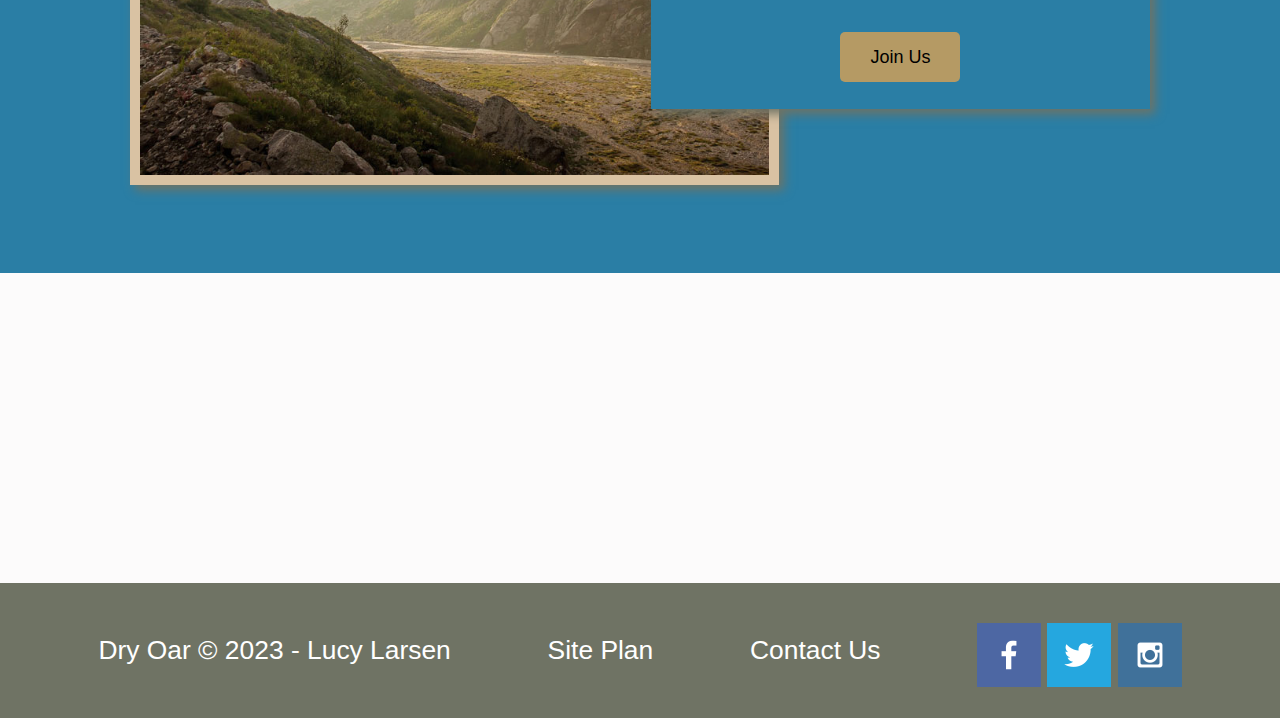
<file: wwr/sub-page.html>
<!DOCTYPE html>
<html lang="en">

<head>
  <link rel="stylesheet" href="styles/sub-page-styles.css">
  <meta charset="UTF-8">
  <meta name="viewport" content="width=device-width, initial-scale=1.0">
  <title>Sub Page #1</title>
</head>

<body>
  <div id="content">
    <header>
      <a id="logo_link" href="index.html">
        <img class="logo" src="images/logo.png" alt="Dry Oar Logo">
      </a>
      <nav>
        <a href="index.html">Home</a>
        <a href="#">Page 2</a>
        <a href="site-plan-rafting.html">Site Plan</a>
        <a href="contactus.html">Contact Us</a>
      </nav>
    </header>
    <div id="hero">
      <div id="hero-box">
        <img id="hero-img" src="images/subpageheader.jpg" alt="People enjoying white water rafting">
      </div>
      <section id="hero-msg">
        <h1 class="home-title">Book With Us Now</h1>
        <h4>Make Memories with Dry Oar </h4>
        <div class="button-box">
          <a class="book" href="contactus.html">Book Now</a>
        </div>
      </section>
    </div>
    <main class="home-grid">
      <section id="rivers-card">
        <div id="promotion-image1">
          <h1> 





          </h1>
         <img id="smallrafting-image" class="card-img" src="images/smallrafting.jpg" alt="river in forest">
        </div>
        <div class="description">
          <p>Idaho boasts a wide variaety of rivers and canyons to explore. From the Salmon to the Snake River we ffer all kinds of rafting trips for you and your family to enjoy. Book you first adventure with us today! </p>
          <a class="book" href="contactus.html">Book Now</a>
        </div>

        <div class="description">
          <p>Learn more about the different rivers, valleys, and canyons to explore in Idaho. Along with the scenic views and wildlife along the way, you'll also experince the adventure of white water rafting!</p>
          <a class="book" href="contactus.html">Learn More</a>
        </div>

        <div class="promotion-image2">
          <img id="kayaking" class="card-img" src="images/kayaking.jpg" alt="river in forest">
        </div>

      </section>

      <div id="background"></div>
      <img class="mountains" src="images/mountains.jpg" alt="Misty Moutains">
      <!--<img src="images/wireframe.png" alt="wireframe" class="center"> -->
      <section class="msg">
        <h2>Experience the Adventure of a Lifetime</h2>
        <p>Come close to nature and experinece the wonders of the great outdoors</p>
        <a class="join" href="rivers.html">Join Us</a>
       

      </section>
      
    </main>
    <footer>
      <p> Dry Oar &copy; 2023 - Lucy Larsen</p>
      <p><a href="site-plan-rafting.html">Site Plan</a></p>
      <p><a href="contatcus.html">Contact Us</a></p>
      <div class="social">
        <a href="https://facebook.com" target="_blank">
          <img src="images/facebook.png" alt="fb icon">
        </a>
        <a href="https://twitter.com" target="_blank">
          <img src="images/twitter.png" alt="twitter icon">
        </a>
        <a href="https://instagram.com" target="_blank">
          <img src="images/instagram.png" alt="instagram icon">
        </a>



      </div>
    </footer>
  </div>
</body>

</html>
</file>
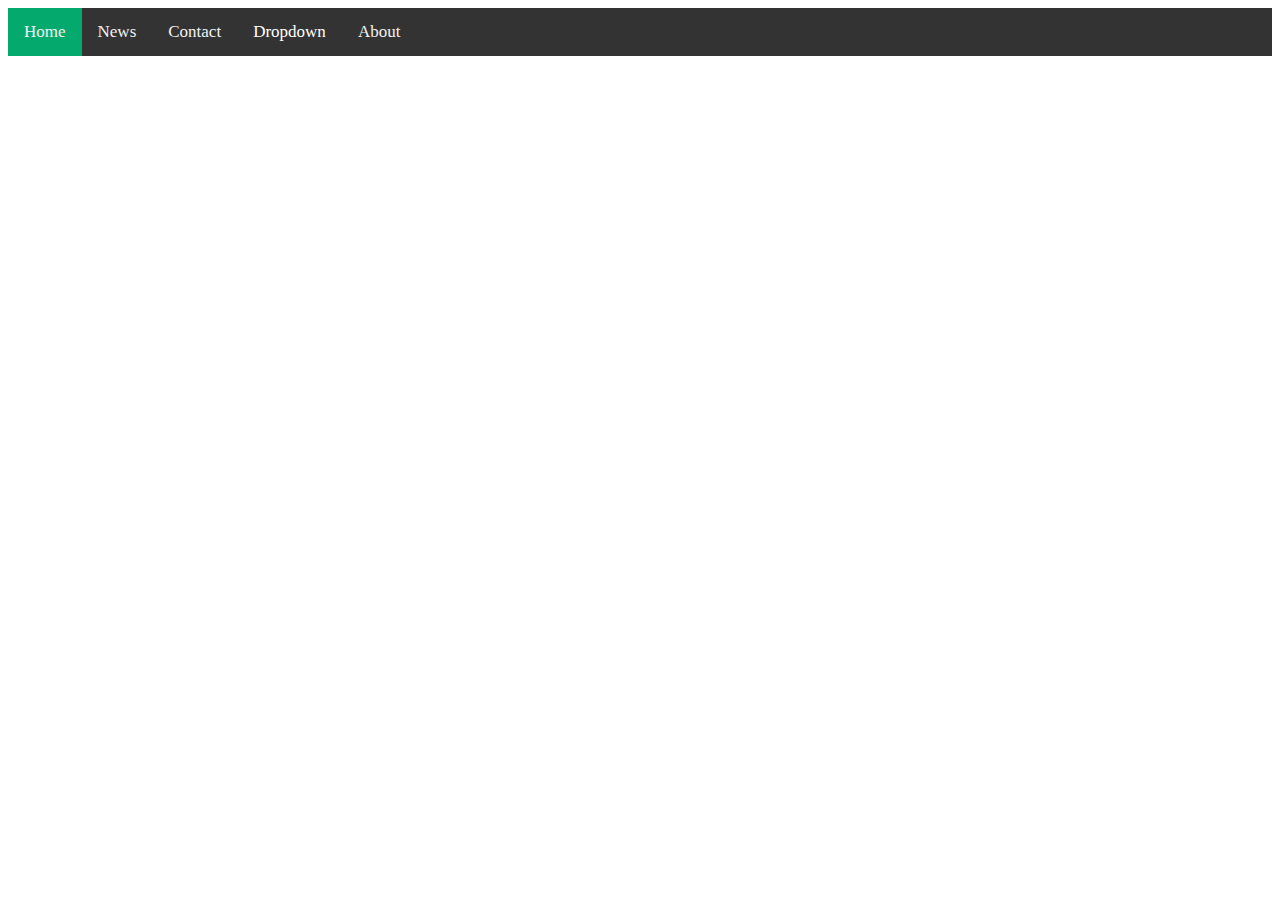
<file: wwr/practice/practice.html>
<!DOCTYPE html>
<html lang="en">
<head>  <link rel="stylesheet" href="practice.css">
    <meta charset="UTF-8">
    <meta name="viewport" content="width=device-width, initial-scale=1.0">
    <title>Document</title>
</head>
<body>
    <div class="topnav" id="myTopnav">
        <a href="#home" class="active">Home</a>
        <a href="#news">News</a>
        <a href="#contact">Contact</a>
        <div class="dropdown">
          <button class="dropbtn">Dropdown
            <i class="fa fa-caret-down"></i>
          </button>
          <div class="dropdown-content">
            <a href="#">Link 1</a>
            <a href="#">Link 2</a>
            <a href="#">Link 3</a>
          </div>
        </div>
        <a href="#about">About</a>
        <a href="javascript:void(0);" class="icon" onclick="myFunction()">&#9776;</a>
      </div>
    
</body>
</html>
</file>
<file: lucystravels/styles/personal-site.css>
/* .grid-container {
    display: grid;
    grid-template-columns: repeat(4, 1fr);
    grid-template-rows: repeat(3, 100px); 
    gap: 10px; 
} */


.home-title,
.msg h2 {
    font-family: Roboto Slab;
    /* margin-left: auto; */
}
/* 
#content {

    max-width: 1600px;
    margin: 0 auto;


} */


nav a {
    text-align: center;
    padding: 35px;
    color: white;
    font-size: 25px;
}

#hero-msg h1,
#hero-msg h4 {
    text-align: center;
    color: white;
}
/* #promotion-image1 h1{
    margin-top: 100px;
    text-align: center;
    margin-left: 500px;
} */

.button {
    margin-top: 100px;
    text-align: center;
    margin-left: 650px;
}

/* main section {
    text-align: center;
} */

header {
    background-color: #396E94;
    display: grid;
    grid-template-columns: 150px auto;
    font-family: Roboto Slab;
}

nav a:hover {
    background-color: #E7C24F
}

nav a {
    text-decoration: none;
}

.book,
.join {
    background-color: #396E94;
    text-decoration: none;
    color: black;
    font-size: 18px;
    padding: 15px 30px;
    margin-top: 50px;
    border-radius: 5px;
}

.book:hover,
.join:hover {
    background-color: rgba(39, 74, 190, 0.56);
}

footer a {
    text-decoration: none;
    color: white;

}

.logo {
    width: 80px;
}

.icon {
    width: 80px;
    padding-top: 10px;
}

#hero-img {
    width: 100%;

}

footer p {
    font-size: 1.2em;

}

footer p a:hover {
    text-decoration: underline;
}

.msg h2 {
    font-family: Robot Slab;
}

#hero-msg {
    font-family: Roboto Slab;
    text-align: center;
    grid-column: 2/3;
    grid-row: 1/2;
    margin-top: 50%;
}


.home-title {
    font-size: 2em;
    margin-top: 10px;
}

.msg p {
    font-size: .8em;
    padding-bottom: 15px;
}

#logo_link,
#logo_link {
    padding-top: 5px;
    padding-top: 5px;
    justify-self: center;
    align-self: center;

}

footer .social img {
    padding-top: 15px;
}

#rivers-card {
    display: grid;
    /* grid-template-rows: auto; */
    grid-template-columns: 1fr 1fr;
    gap: 25px;
}

.p {
    grid-column: 1/2;
    grid-row:1/2;
}

.discription {
    grid-column: 1/2;
    grid-row:1;
    padding: 170px;
    font-size: 25pt;
    font-family: Roboto Slab;
    display: block; 
    word-break: break-all;
}

/* button.info-button {
    height: 100px;
    width: 250px;
    border-radius: 20px;
    font-size: 21pt;
    font-family: Roboto Slab;
    grid-column: 2/4;
    grid-row: 2/4;
} */

.camping-card {
    /* margin: 200px 0; */
    grid-column-start: 5;
    grid-column-end: 7;
    grid-row-start: 2;
    grid-row-end: 3;

}



/* main section img {
    box-sizing: border-box;
} */

nav {
    display: flex;
    justify-content: space-around;
}

#hero {
    display: grid;
    grid-template-columns: 1fr 3fr 1fr;
    grid-column: 1/4;
    grid-row: 1/3;
    margin-top: -100px;
    
}

#hero-msg h4 {
    color: white;
}

#hero-box {
    grid-column: 1/4;
    grid-row: 1/3;
    z-index: -1;

}


footer {
    background-color: #396E94;
    padding: 25px 50px;
    margin-top: 350px;
    display: flex;
    justify-content: space-around;
    align-items: center;
    font-family: Roboto Slab, Robot Thin;
}
.card-img {
    margin-top: 100px;
    grid-column: 2/3;
    grid-row: 1/2;
    width: 150%;
    transition: transform .5s;
    box-shadow: 5px 5px 10px #6f7364;
}
 

.rapid-card {
    grid-column: 8/10;
    grid-row: 2/3;
}

.mountain {
    grid-column: 2/7;
    grid-row: 5/8;
}

.msg {
    grid-column: 6/10;
    grid-row: 6/7;
}

 .button {
    grid-row:2/3;
    grid-column: 2;
    background-color: #396E94;
    text-decoration: none;
    color: black;
    font-size: 45px;
    padding: 10px 10px;
    /* margin-top: auto; */

    border-radius: 5px;
    font-family: Roboto Slab;
    display: inline-block;
   
} 

.button:hover {
    background-color: rgba(138, 149, 186, 0.681);
}


/* .main 
{
    grid-template-columns: 1fr 1fr 1fr 1fr;
    grid-template-rows: 1fr 1fr 1fr;
} */

/* .main-class .promotion-img2 {
    grid-column: 3/4;
    grid-row: 3/4;
} */

h1.home-title {
    font-size: 80px;
    margin-top: 100px;
    
}

h4{ 
    font-size: 60px;
}

#promotion-image1 {
    display: grid;
    grid-template-columns: 1fr 1fr;
    grid-template-rows: auto;
}
#rome{
    grid-column:2/3;
    width: 80%;
    margin-top: 90px;
    box-shadow: 5px 5px 10px #6f7364;

}
/* #rome img{
    grid-column:2/3;
    width:50%; 
} */


#promotion-image1 p {
    grid-column: 1/2; 
    grid-row: 1/2;
    font-size: 25px;
    width: 50%;
     margin-left: 200px;
     margin-top: 100px;
     /* margin: 50px 5px 25px -25px;
     text-align: center;
     padding: 25px 15px 25px -25px; */
     
  }

  .promotion-image2{
    grid-column: 1/2; 
    
  }
  .promotion-image3{
    grid-column: 2/3; 
    
  }
 #nepal {
  width:80%;
  margin-left: 75px;
  margin-top: 40px;
  box-shadow: 5px 5px 10px #6f7364;
 }
 #greece { 
    width:80%;
    margin-left: 75px;
    margin-top: 40px;
    box-shadow: 5px 5px 10px #6f7364;
 }
 
 .book,
 .join {
     background-color:#396E94;
     text-decoration:None;
     color:black;
     font-size:18px;
     padding:15px 30px;
     margin-top:50px;
     border-radius:5px;
    }
 
 .book:hover,
 .join:hover {
     background-color:white;
    }

 .button-box { 
    font-family: Arial, Helvetica, sans-serif; 
    text-align:center; 
    /* grid-column: 2/3;
    grid-row: 1/2; */
    margin-top: -300px;
    /* display: flex; */
}

.section1 { 
    grid-column: 1/2;
    grid-row: 1/2;
    margin-left: 250px;
    margin-right: 75px;
    margin-top: 175px;
}

.section1 h2 {
    margin-top: 100px;
}

.section2 { 
    grid-column: 2/3;
    margin-top: 90px;
    margin-left: 200px;
  
   
}
.section2 img {
    box-shadow: 5px 5px 10px #6f7364;
    height: 450px;
    width:  450px;
    margin-top: 100px;
}
.section4 {
 grid-column: 1/3;
grid-row: 3/4;
margin-left: 150px;
}
.section5 {
    grid-column: 1/3;
    grid-row: 4/5;

    margin-left: 150px;

    
}
 .section3 h1 {
  margin-top: -150px;
  /* text-align: center; */
  margin-left: 235px;
  margin-right: 25px;
}

.section3 img{ 
    height:200px; 
    width: 200px;
}
.section4 h1 {
    margin-top: -150px;
    /* text-align: center; */
    margin-left: 250px;
    margin-right: 300px;
  
  }
  .section5 h1 {
    margin-top: -150px;
    /* text-align: center; */
    margin-left: 250px;
    margin-right: 300px;
  
  }
.section3 {
    grid-column: 1/3;
    grid-row: 2/3;
    margin-left: 150px;
   
}
.home-grid1 { 
    display: grid; 
    grid-template-columns: 1fr 1fr;
    grid-template-rows: 1fr 200px 200px 200px;
    gap: 25px;
    column-gap:100px;
    row-gap: 75px; 
}

@media screen and (max-width: 900px) {
    #hero, .home-grid {
        display: block;
        height: auto;
    }
    nav, footer {
        flex-direction: column;
    }
    nav a {
        display: block;
        padding: 15px;
    }
    .promotion-image2.button-box  .book{
        margin-top: 0;
    }
    #hero-msg {
        margin-top: 0;
    }
    #hero-msg h4 {
        display: none;
    }
    #hero-msg h1 {
        color: #6f7364;
    }
    .home-title {
        font-size: 25px;
    }
    .promotion-image1 .promotion-image2 .promotion-image3 { 
        margin: 50px auto;
        width: 60%;
    }
    #background {
        display: none;
    }
    /* .mountains, .msg {
        width: 80%;
        display: block;
        margin: 0 auto;
    } */
    footer {
        margin-top: 25px;
    }
}
.travel{
    display: grid;
    grid-template-columns: 1fr 1fr;
    grid-template-rows:1fr 1fr 1fr;
    margin-left: 100px;
    margin-top: 100px;
    margin-right: 50px;
    gap: 50px;
}
.bike {
    grid-column: 1/2;
    grid-row: 1/2;
}
.text {
    grid-column: 2/3;
    grid-row: 1/2;
}

.fountain { 
    grid-column: 1/2;
    grid-row: 2/3;
    margin-left: 150px;
    
}

.test img {
    width: 500px;
    height: 500px; 
}

.fountain img {
    width: 500px;
    height: 500px;
}
 
.bike img {
    width: 700px;
    height: 500px;
}

.china h2 {
    text-align: center;
    text-indent: 150px;
}

.redbrick img {
    width: 500px;
    height: 500px;
    margin-left: 150px;
}

.china img {
    width: 500px;
    height: 500px;
    margin-left: 150px;
}

.travel h2 {
    margin-left: -225px;
}

.redbrick h2 { 
    text-align: center;
    text-indent: 150px;
}

.fountain h2 {
    text-align: center;
}

.test img{ 
    margin-left: 150px;
}

.test h2 { 
    text-align: center;
    text-align: center;
    text-indent: 150px;
}

.text h2 { 
    margin-left: -20px;
    margin-top: 50px;

}

img { 
    box-shadow: 5px 5px 10px #6f7364;

}
</file>
<file: wwr/styles/styles.css>
body {
    background-color: #fcfbfb;
    font-family: Raleway, Arial, sans-serif;
    font-size: 22px;
    margin: 0;
    padding: 0;
}

h2 {
    margin: 0;
}

.home-title, .msg h2 {
    font-family: Courier New;
} 

#content {

    max-width: 1600px;
    margin: 0 auto;


}

nav a {
    text-align: center;
    padding: 35px;
    color: white;
}

#hero-msg h1,
#hero-msg h4 {
    text-align: center;
    color: white; 
}

.button-box {
    text-align: center;
}

main section {
    text-align: center;
}

#background {
    margin-bottom: 110px;
    height: 725px;
    grid-column-start: 1;
    grid-column-end: 11;
    grid-row-start: 4;
    grid-row-end: 9;
}
#hero {
    display: grid;
    grid-template-columns: 1fr 3fr 1fr;
    grid-column: 1/4;
    grid-row: 1/3;
    margin-top: -100px;
}


body {
    background-color: #fcfbfb;
}

header {
    background-color: rgba(50, 83, 27, 0.7);
    display: grid;
    grid-template-columns: 150px auto;
}

nav a:hover {
    background-color: rgba(42, 86, 56, 0.588);
}

nav a {
    text-decoration: none;
}

.book,
.join {
    background-color:rgb(181, 154, 100);
    text-decoration: none;
    color: black;
    font-size: 18px;
    padding: 15px 30px;
    margin-top: 50px;
    border-radius: 5px;
}

.book:hover,
.join:hover {
    background-color: rgba(193, 100, 100, 0.291);
}

#background {
    background-color: rgb(42, 126, 165);
    column-rule-width: 1/11px;
    grid-row: 4/9;

}

.msg {
    background-color: rgb(42, 126, 165);
    line-height: 1.5em;
    padding: 35px;
    grid-column-start: 6;
    grid-column-end: 10;
    grid-row-start: 6;
    grid-row-end: 7;
    box-shadow: 5px 5px 10px #6f7364;
}

footer {
    background-color: rgb(42, 126, 165);
    color: white;


    padding: 25px 50px;
    margin-top: 200px;
    background-color: #6f7364;
    padding: 25px 50px;
    margin-top: 200px;
    display: flex;
    justify-content: space-around;
    align-items: center;
}



footer a {
    text-decoration: none;
    color: white;

}

.logo {
    width: 80px;
}

.icon {
    width: 80px;
    padding-top: 10px;
}

#hero-img {
    width: 100%;
}

footer p {
    font-size: 1.2em;

}

footer p a:hover {
    text-decoration: underline;
}

.msg h2 {
    font-family: Arial, Helvetica, sans-serif
}

#hero-msg { 
    font-family: Arial, Helvetica, sans-serif; 
    text-align:center; 
    grid-column: 2/3;
    grid-row: 1/2;
    margin-top: 100px;
}


.home-title {
    font-size: 2em;
    margin-top: 10px;
}

.msg p {
    font-size: .8em;
    padding-bottom: 15px;
}

#logo_link ,
    #logo_link{ padding-top: 5px;
    padding-top: 5px;
    justify-self: center;
    align-self: center;

}

footer .social img {
    padding-top: 15px;
}

.rivers-card {
    /* margin: 200px 0; */
    grid-column: 2/4;
    grid: row 2/3;

}

.camping-card {
    /* margin: 200px 0; */
    grid-column-start: 5;
    grid-column-end: 7;
    grid-row-start: 2;
    grid-row-end: 3;

}

/* .rapid-card {
margin: 200px 0;
grid-column-start: 7; 
grid-column-end: 10; 
grid-row-start: 2;
grid-row-end: 3;
} */

.card-img {
    border: 10px solid #d9c2a3;
    


}

main section img {
    box-sizing: border-box;
}

nav {
    display: flex;
    justify-content: space-around;
}

#hero {
    display: grid;
    grid-template-columns: 1fr 3fr 1fr;
    grid-column: 1/4;
    grid-row: 1/3;
    margin-top: -100px;
}

#hero-msg h4 {
    color: white;
}

#hero-box {
    grid-column: 1/4;
    grid-row: 1/3;
    z-index: -1;
}

.card-img,
.mountains {
    width: 100%;
    height: auto;
    grid-column: 2/7;
    grid-row: 5/8;
    box-shadow: 5px 5px 10px #6f7364;
}
 /* .grid-container { 
    display: grid;
    grid-template-areas: 'left center right';
    grid-template-columns: repeat(3, 150px);
    grid-gap: 5px;
   }   */
  
footer {
    background-color: #6f7364;
    padding: 25px 50px;
    margin-top: 200px; 
    display: flex;
    justify-content: space-around;
    align-items: center;
}
.home-grid {
    display: grid;
    grid-template-columns:repeat(10, 1fr);
    grid-gap: 1em; 
}

.card-img, .mountains {
    width: 100%;
        border: 10px solid #d9c2a3;
        transition: transform .5s;
        box-shadow: 5px 5px 10px #6f7364;
    }
.rivers-card{
        grid-column: 2/4;
        grid-row: 2/3;
    }
 /* .camping-card{
        grid-column: 5/7;
        grid-row: 2/3;
    } */
.rapid-card{
        grid-column: 8/10;
        grid-row: 2/3;
    }
 #background{
        grid-column: 1/11;
        grid-row: 4/9;
    }
.mountain{
        grid-column: 2/7;
        grid-row: 5/8;
    }
.msg{
        grid-column: 6/10;
        grid-row: 6/7;
    }
.card-img:hover {
        opacity: .6;
        transform: scale(1.1);
    }
/* .center {
        display: block;
        margin-left: auto;
        margin-right: auto;
        width: 50%;
      } */

      /* Add a black background color to the top navigation */
.topnav {
    background-color: #333;
    overflow: hidden;
  }
  
  /* Style the links inside the navigation bar */
  .topnav a {
    float: left;
    display: block;
    color: #f2f2f2;
    text-align: center;
    padding: 14px 16px;
    text-decoration: none;
    font-size: 17px;
  }
  
  /* Add an active class to highlight the current page */
  .active {
    background-color: #04AA6D;
    color: white;
  }
  
  /* Hide the link that should open and close the topnav on small screens */
  .topnav .icon {
    display: none;
  }
  
  /* Dropdown container - needed to position the dropdown content */
  .dropdown {
    float: left;
    overflow: hidden;
  }
  
  /* Style the dropdown button to fit inside the topnav */
  .dropdown .dropbtn {
    font-size: 22px;
    border: none;
    outline: none;
    color: white;
    padding: 35px;
    background-color: inherit;
    font-family: inherit;
    margin: 0;
  }
  
  /* Style the dropdown content (hidden by default) */
  .dropdown-content {
    display: none;
    position: absolute;
    background-color: #f9f9f9;
    min-width: 160px;
    box-shadow: 0px 8px 16px 0px rgba(0,0,0,0.2);
    z-index: 1;
  }
  
  /* Style the links inside the dropdown */
  .dropdown-content a {
    float: none;
    color: black;
    padding: 12px 16px;
    text-decoration: none;
    display: block;
    text-align: left;
  }
  
  /* Add a dark background on topnav links and the dropdown button on hover */
  .topnav a:hover, .dropdown:hover .dropbtn {
    background-color: #2a563896;
    color: white;
  }
  
  /* Add a grey background to dropdown links on hover */
  .dropdown-content a:hover {
    background-color: #ddd;
    color: black;
  }
  
  /* Show the dropdown menu when the user moves the mouse over the dropdown button */
  .dropdown:hover .dropdown-content {
    display: block;
  }
  
  /* When the screen is less than 600 pixels wide, hide all links, except for the first one ("Home"). Show the link that contains should open and close the topnav (.icon) */
  @media screen and (max-width: 600px) {
    .topnav a:not(:first-child), .dropdown .dropbtn {
      display: none;
    }
    .topnav a.icon {
      float: right;
      display: block;
    }
  }
  
  /* The "responsive" class is added to the topnav with JavaScript when the user clicks on the icon. This class makes the topnav look good on small screens (display the links vertically instead of horizontally) */
  @media screen and (max-width: 600px) {
    .topnav.responsive {position: relative;}
    .topnav.responsive a.icon {
      position: absolute;
      right: 0;
      top: 0;
    }
    .topnav.responsive a {
      float: none;
      display: block;
      text-align: left;
    }
    .topnav.responsive .dropdown {float: none;}
    .topnav.responsive .dropdown-content {position: relative;}
    .topnav.responsive .dropdown .dropbtn {
      display: block;
      width: 100%;
      text-align: left;
    }
  }
</file>
<file: positioning/positionstyles.css>
/* CSS - Name: "positionstyles.css" */
/* Activity 1 styles */
.content1 {
display: grid; 
grid-template-columns: 1fr 1fr;
grid-gap: 20px; 
justify-items: center;
}
.red1 { 
  width: 100%; 
  height: 100px; 
  grid-column: 1/3;
  background-color: red; 

} 
.green1 {
  width: 200px; 
  height: 200px; 
  background-color: green; 

} 
.yellow1 {
  width: 200px; 
  height: 200px; 
  background-color: gold; 
} 
.blue1 {
  width: 100%; 
  height: 100px; 
  grid-column: 1/3;
  background-color: blue; 
} 
/* Activity 2 styles */ 
.content2 {
  /* This is the parent of the activity 2 boxes. */
}
.red2 {
  width: 100px; 
  height: 100px; 
  background-color: red; 
} 
.green2 { 
  width: 100px; 
  height: 100px; 
  background-color: green; 
  margin: -50px 0 0 50px;
} 
.yellow2 {
  width: 100px; 
  height: 100px; 
  background-color: gold; 
  margin: -50px 0 0 100px;
} 
.blue2 {
  width: 100px; 
  height: 100px; 
  background-color: blue; 
  margin: -50px 0 0 150px;
} 
/* Activity 3 styles */ 
.content3 {
  display: grid; 
  grid-template-columns: 1fr 1fr;
  grid-column-gap: 10%;
}
.red3 {
  width: 100%; 
  height: 100px; 
  grid-column: 1/3;
  background-color: red; 
} 
.green3 {
  width: 100%; 
  height: 150px; 
  background-color: green;
} 
.yellow3 {
  width: 100%; 
  height: 150px; 
  background-color: gold; 
} 
.blue3 {
  width: 100%;
  height: 100px; 
  grid-column: 1/3;
  background-color: blue; 
} 
/* Activity 4 styles */ 
.content4 {
 display: grid; 
 grid-template-columns: 1fr 1fr;
 grid-gap: 0;
 grid-template-rows: 33.3% 33.3% 33.3%;
  height: 400px;
}
.red4 {
  width: 100%; 
  height: 400px; 
  grid-column: 1/2;
  grid-row: 1/3;
  background-color: red; 
} 
.green4 {
  width: 100%; 
  height: 100%; 
  grid-column: 2/3;
  grid-row: 1/2;
  background-color: green; 
} 
.yellow4 {
  width: 100%; 
  height: 100%; 
  grid-column: 2/3;
  grid-row: 2/3;
  background-color: gold; 
} 
.blue4 {
  width: 100%; 
  height: 100%; 
  grid-column: 2/3;
  grid-row: 3/4;
  background-color: blue; 
} 
/* Activity 5 styles */ 
.content5 {
  /* This is the parent of the activity 5 boxes. */
  height: 400px;
  max-width: 600px;

}
.red5 { 
  width: 100%; 
  height: 100px; 
  background-color: red; 
} 
.green5 { 
  width: 150px; 
  height: 150px; 
  float: left;
  background-color: green; 

} 
.yellow5 {
  width: 100%; 
  height: 200px; 
  background-color: gold; 

} 
.blue5 {
  width: 100%; 
  height: 100px; 
  background-color: blue; 
} 
/* Activity 6 styles */ 
.content6 {
  display: grid; 
  grid-template-columns: repeat(6, 1fr);
  grid-template-rows: repeat(6, 100px) 
  grid-gap 0; 
  width: 600px;
}
.red6 {
  width: 400px; 
  height: 200px; 
  grid-column: 1/4;
  grid-row: 1/2;
  z-index: 1;
  background-color: red; 
} 
.green6 {
  width: 200px; 
  height: 200px; 
  grid-column: 1/3;
  grid-row: 5/7;
  z-index: 3; 
  background-color: green; 
} 
.yellow6 {
  width: 200px; 
  height: 400px; 
  grid-column: 5/7;
  grid-row: 3/6;
  z-index: 4;
  background-color: gold; 
} 
.blue6 {
  width: 400px; 
  height: 400px; 
  grid-column: 2/5;
  grid-row: 2/4;
  z-index: 2;
  background-color: blue; 
} 


/* Do not make any changes below here */
.activity {
  width: 70%; 
  margin: 20px auto; 
  font-family: Arial, sans-serif; 
  border: 1px solid black; 
  padding: 10px; 
  clear:both; 
  overflow: auto;
} 

.hint {
  border: 1px solid grey;
  background: #e0e0e0;
  padding: .5em;
  position: relative;
  margin: 1em 0;
}
.hint h3 {
  margin: 0;
}
.hint:hover {
  background: #d0d0d0;
}
.hint > div {
  display: none;
}

.hint input[type=checkbox] {
  position: absolute;
  width: 100%;
  height: 100%;
  opacity: 0;
  z-index: 1;
  cursor: pointer;
}

.hint input[type=checkbox]:checked ~ div {
  display: block;
}

.hint i {
  position: absolute;
  transform: translate(-6px, 0);
  margin-top: 16px;
  right: 10px;
  top: -3px;
}
.hint i:before, .hint i:after {
  content: "";
  position: absolute;
  background-color: black;
  width: 3px;
  height: 9px;
}
.hint i:before {
  transform: translate(2px, 0) rotate(45deg);
}
.hint i:after {
  transform: translate(-2px, 0) rotate(-45deg);
}

.hint input[type=checkbox]:checked ~ i:before {
  transform: translate(-2px, 0) rotate(45deg);
}
.hint input[type=checkbox]:checked ~ i:after {
  transform: translate(2px, 0) rotate(-45deg);
}
.hint a {
  position: relative;
  z-index: 1;
}
</file>
<file: wwr/styles/sub-page-styles.css>
body {
    background-color: #fcfbfb;
    font-family: Raleway, Arial, sans-serif;
    font-size: 22px;
    margin: 0;
    padding: 0;
}

h2 {
    margin: 0;
}

.home-title, .msg h2 {
    font-family: Courier New;
} 

#content {

    max-width: 1600px;
    margin: 0 auto;


}

nav a {
    text-align: center;
    padding: 35px;
    color: white;
}

#hero-msg h1,
#hero-msg h4 {
    text-align: center;
    color: white; 
}

.button-box {
    text-align: center;
}

main section {
    text-align: center;
}

#background {
    margin-bottom: 110px;
    height: 725px;
    grid-column-start: 1;
    grid-column-end: 11;
    grid-row-start: 4;
    grid-row-end: 9;
}


body {
    background-color: #fcfbfb;
}

header {
    background-color: rgba(50, 83, 27, 0.7);
    display: grid;
    grid-template-columns: 150px auto;
}

nav a:hover {
    background-color: rgba(42, 86, 56, 0.588);
}

nav a {
    text-decoration: none;
}

.book,
.join {
    background-color:rgb(181, 154, 100);
    text-decoration: none;
    color: black;
    font-size: 18px;
    padding: 15px 30px;
    margin-top: 50px;
    border-radius: 5px;
}

.book:hover,
.join:hover {
    background-color: rgba(193, 100, 100, 0.291);
}

#background {
    background-color: rgb(42, 126, 165);
    column-rule-width: 1/11px;
    grid-row: 4/9;

}

.msg {
    background-color: rgb(42, 126, 165);
    line-height: 1.5em;
    padding: 35px;
    grid-column-start: 6;
    grid-column-end: 10;
    grid-row-start: 6;
    grid-row-end: 7;
    box-shadow: 5px 5px 10px #6f7364;
}

footer {
    background-color: rgb(42, 126, 165);
    color: white;


    padding: 25px 50px;
    margin-top: 200px;
    background-color: #6f7364;
    padding: 25px 50px;
    margin-top: 200px;
    display: flex;
    justify-content: space-around;
    align-items: center;
}



footer a {
    text-decoration: none;
    color: white;

}

.logo {
    width: 80px;
}

.icon {
    width: 80px;
    padding-top: 10px;
}

#hero-img {
    width: 100%;
}

footer p {
    font-size: 1.2em;

}

footer p a:hover {
    text-decoration: underline;
}

.msg h2 {
    font-family: Arial, Helvetica, sans-serif
}

#hero-msg { 
    font-family: Arial, Helvetica, sans-serif; 
    text-align:center; 
    grid-column: 2/3;
    grid-row: 1/2;
    margin-top: 50%;
}


.home-title {
    font-size: 2em;
    margin-top: 10px;
}

.msg p {
    font-size: .8em;
    padding-bottom: 15px;
}

#logo_link ,
    #logo_link{ padding-top: 5px;
    padding-top: 5px;
    justify-self: center;
    align-self: center;

}

footer .social img {
    padding-top: 15px;
}

#rivers-card {
    display: grid;
    grid-template-columns: repeat(2, 1fr);
    
    grid-column-start: 1;
    grid-column-end: -1;
    gap: 25px;
   /* grid: row 2/3; */  
}

.card-img {
    border: 10px solid #d9c2a3;
    width:600px; 
    height:600px;
}

.description {
    padding: 170px;
    font-size: 25pt;
    font-family: Arial, Helvetica, sans-serif;
}
button.info-button {
    height: 100px;
    width: 250px;
    border-radius: 20px;
    font-size: 21pt;
    font-family: Arial;
}

.camping-card {
    /* margin: 200px 0; */
    grid-column-start: 5;
    grid-column-end: 7;
    grid-row-start: 2;
    grid-row-end: 3;

}

/* .rapid-card {
margin: 200px 0;
grid-column-start: 7; 
grid-column-end: 10; 
grid-row-start: 2;
grid-row-end: 3;
} */



main section img {
    box-sizing: border-box;
}

nav {
    display: flex;
    justify-content: space-around;
}

#hero {
    display: grid;
    grid-template-columns: 1fr 3fr 1fr;
    grid-column: 1/4;
    grid-row: 1/3;
    margin-top: -100px;
}

#hero-msg h4 {
    color: white;
}

#hero-box {
    grid-column: 1/4;
    grid-row: 1/3;
    z-index: -1;
}

.card-img,
.mountains {
    width: 100%;
    height: auto;
    grid-column: 2/7;
    grid-row: 5/8;
    box-shadow: 5px 5px 10px #6f7364;
}
 /* .grid-container { 
    display: grid;
    grid-template-areas: 'left center right';
    grid-template-columns: repeat(3, 150px);
    grid-gap: 5px;
   }   */
  
footer {
    background-color: #6f7364;
    padding: 25px 50px;
    margin-top: 200px; 
    display: flex;
    justify-content: space-around;
    align-items: center;
}
.home-grid {
    display: grid;
    grid-template-columns:repeat(10, 1fr);
    grid-gap: 1em; 
}

.card-img, .mountains {
    width: 100%;
        border: 10px solid #d9c2a3;
        transition: transform .5s;
        box-shadow: 5px 5px 10px #6f7364;
    }

 /* .camping-card{
        grid-column: 5/7;
        grid-row: 2/3;
    } */
.rapid-card{
        grid-column: 8/10;
        grid-row: 2/3;
    }
 #background{
        grid-column: 1/11;
        grid-row: 4/9;
    }
.mountain{
        grid-column: 2/7;
        grid-row: 5/8;
    }
.msg{
        grid-column: 6/10;
        grid-row: 6/7;
    }
/*.card-img:hover {
        opacity: .6;
        transform: scale(1.1);
    }*/
/* .center {
        display: block;
        margin-left: auto;
        margin-right: auto;
        width: 50%;
      } */
</file>
<file: wwr/practice/practice.css>
/* Add a black background color to the top navigation */
.topnav {
  background-color: #333;
  overflow: hidden;
}

/* Style the links inside the navigation bar */
.topnav a {
  float: left;
  display: block;
  color: #f2f2f2;
  text-align: center;
  padding: 14px 16px;
  text-decoration: none;
  font-size: 17px;
}

/* Add an active class to highlight the current page */
.active {
  background-color: #04AA6D;
  color: white;
}

/* Hide the link that should open and close the topnav on small screens */
.topnav .icon {
  display: none;
}

/* Dropdown container - needed to position the dropdown content */
.dropdown {
  float: left;
  overflow: hidden;
}

/* Style the dropdown button to fit inside the topnav */
.dropdown .dropbtn {
  font-size: 17px;
  border: none;
  outline: none;
  color: white;
  padding: 14px 16px;
  background-color: inherit;
  font-family: inherit;
  margin: 0;
}

/* Style the dropdown content (hidden by default) */
.dropdown-content {
  display: none;
  position: absolute;
  background-color: #f9f9f9;
  min-width: 160px;
  box-shadow: 0px 8px 16px 0px rgba(0,0,0,0.2);
  z-index: 1;
}

/* Style the links inside the dropdown */
.dropdown-content a {
  float: none;
  color: black;
  padding: 12px 16px;
  text-decoration: none;
  display: block;
  text-align: left;
}

/* Add a dark background on topnav links and the dropdown button on hover */
.topnav a:hover, .dropdown:hover .dropbtn {
  background-color: #555;
  color: white;
}

/* Add a grey background to dropdown links on hover */
.dropdown-content a:hover {
  background-color: #ddd;
  color: black;
}

/* Show the dropdown menu when the user moves the mouse over the dropdown button */
.dropdown:hover .dropdown-content {
  display: block;
}

/* When the screen is less than 600 pixels wide, hide all links, except for the first one ("Home"). Show the link that contains should open and close the topnav (.icon) */
@media screen and (max-width: 600px) {
  .topnav a:not(:first-child), .dropdown .dropbtn {
    display: none;
  }
  
  }
  .topnav.responsive a {
    float: none;
    display: block;
    text-align: left;
  }
  .topnav.responsive .dropdown {float: none;}
  .topnav.responsive .dropdown-content {position: relative;}
  .topnav.responsive .dropdown .dropbtn {
    display: block;
    width: 100%;
    text-align: left;
  }
</file>
